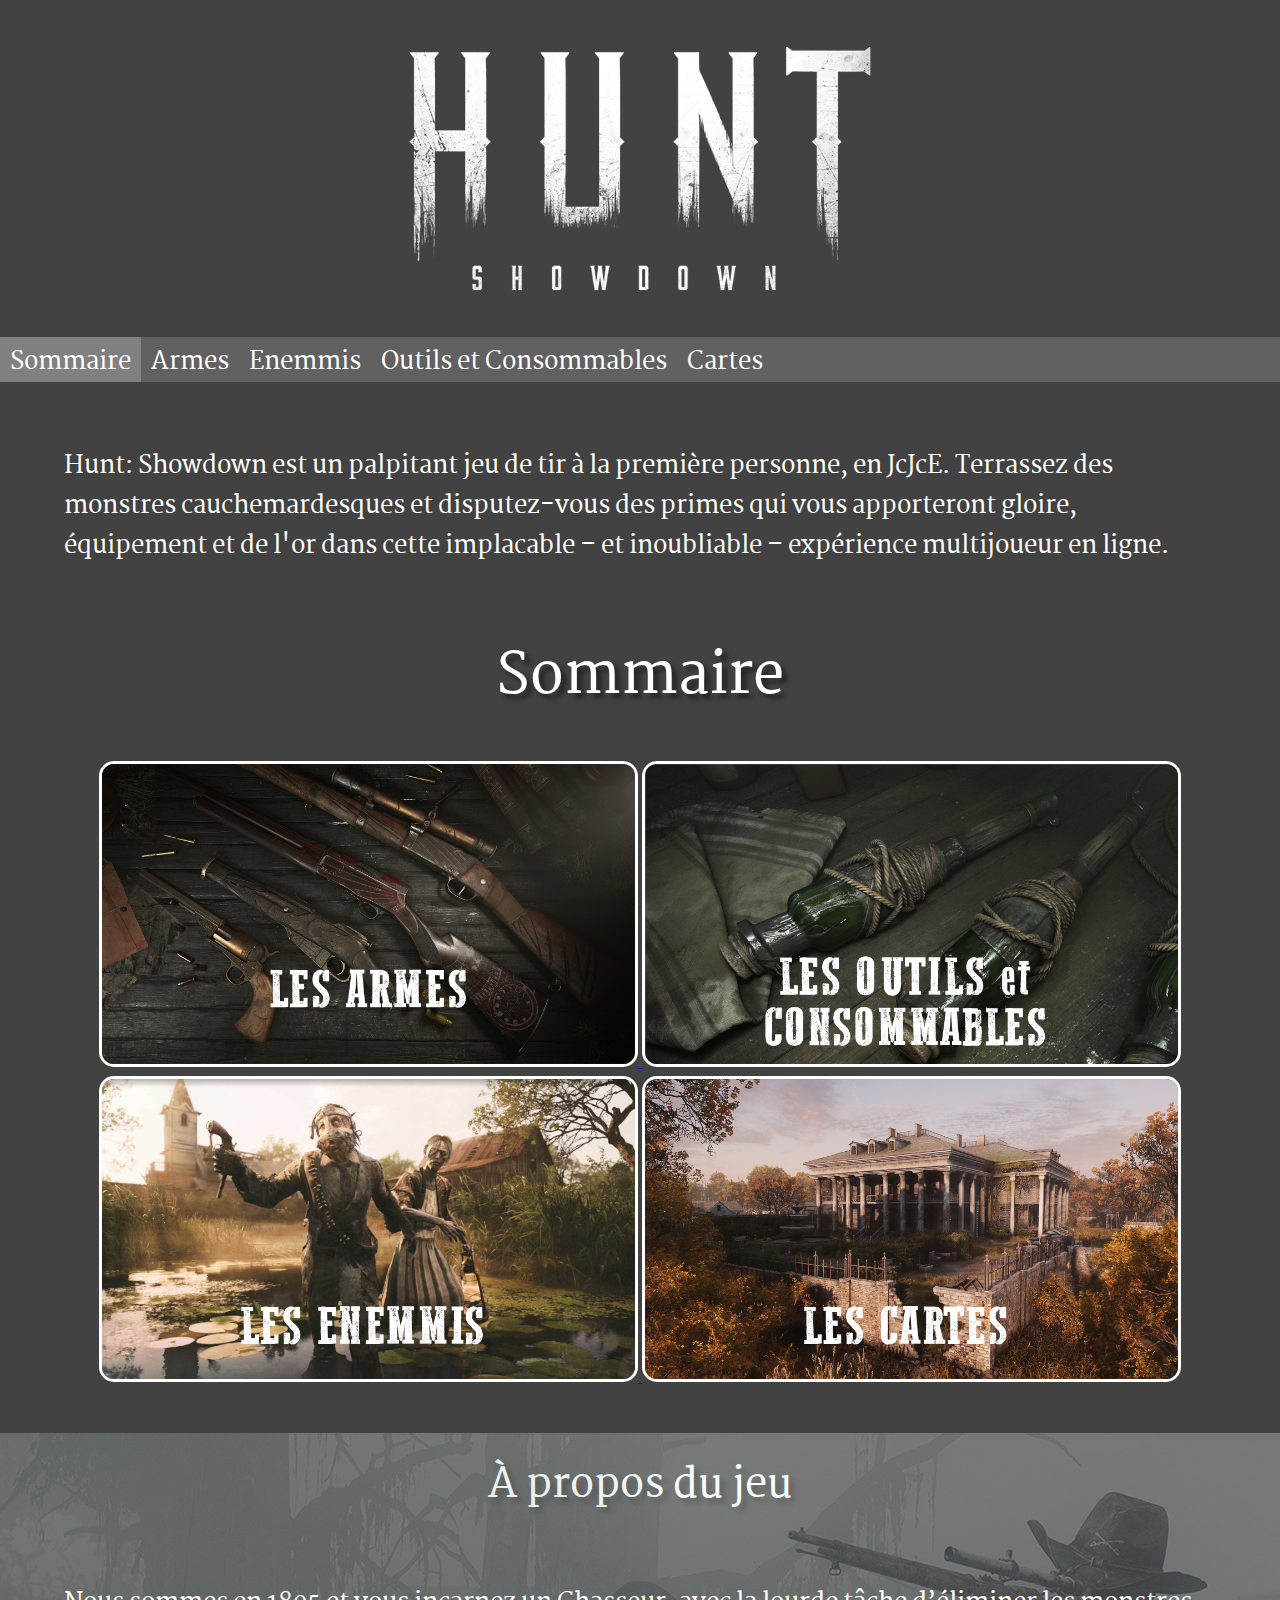
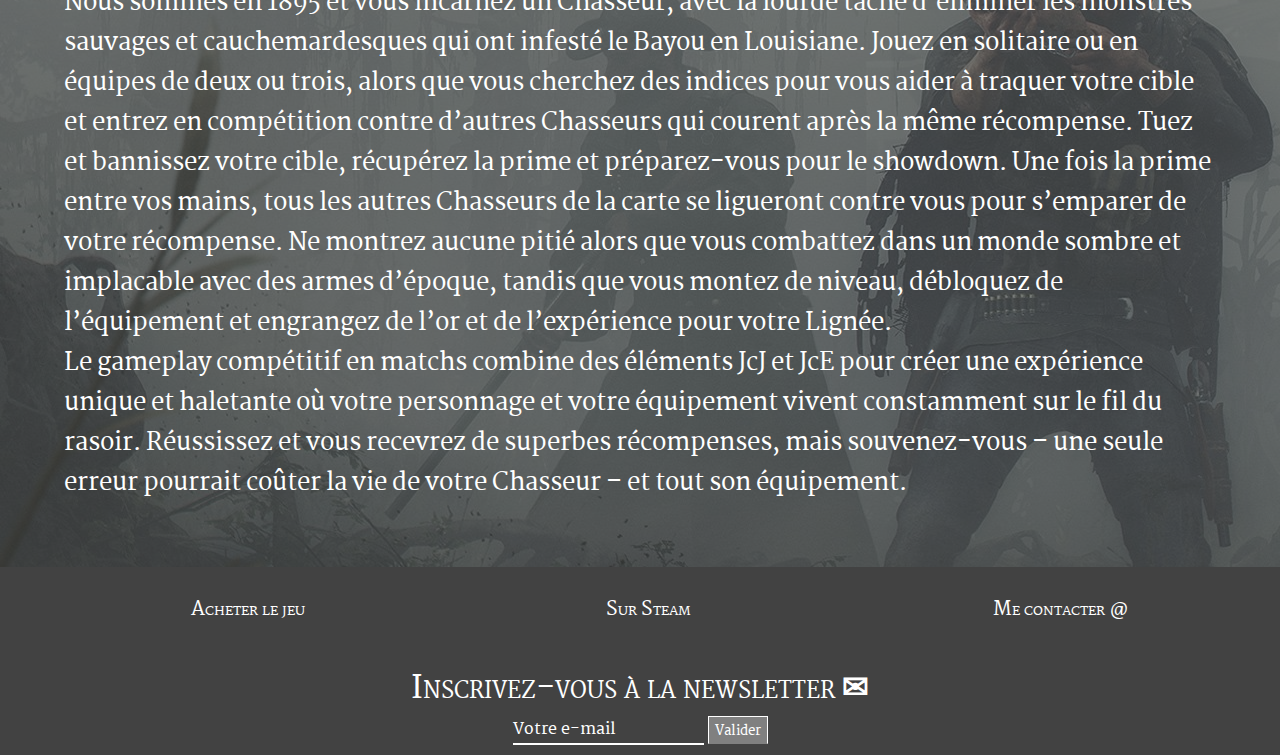
<file: index.html>
<!DOCTYPE html>
<html lang="fr">
<head>
    <meta charset="UTF-8">
    <meta http-equiv="X-UA-Compatible" content="IE=edge">
    <meta name="viewport" content="width=device-width, initial-scale=1.0">
    <title>Mon projet Hunt Showdown</title>
    <link rel="shortcut icon" href="assets/img/icone.jpg">
    <link rel="stylesheet" href="style.css">
</head>
<body>
    <header class="logo">
        <img src="assets/img/Logo.png" alt="Logo du jeu Hunt Showdown" >
    </header>

    <section class="nav">
        <ul>
            <li><a href="index.html" class="active">Sommaire</a></li>
            <li><a href="weapons.html">Armes</a></li>
            <li><a href="enemies.html">Enemmis</a></li>
            <li><a href="consumables.html">Outils et Consommables</a></li>
            <li><a href="maps.html">Cartes</a></li>
        </ul>
    </section>

    <main class="contenu">
        <p class="description">Hunt: Showdown est un palpitant jeu de tir à la première personne, en JcJcE. 
            Terrassez des monstres cauchemardesques et disputez-vous des primes qui vous apporteront gloire, 
            équipement et de l'or dans cette implacable – et inoubliable – expérience multijoueur en ligne.</p>
        <h1>Sommaire</h1>
        
            
        
            <div class="sommaire">

            <!-- Les armes -->

                <a href="weapons.html">
                    <img src="assets/img/weapons.jpg" height="300" alt="Les armes du jeu" class="button">
                </a>
            
            <!-- Les outils et consommables-->    

                            
                <a href="consumables.html">
                    <img src="assets/img/consumables.jpg" height="300" alt="Les outils et consommables" class="button">
                </a>
            </div>
            
        
            <div class="sommaire">

            <!-- Les enemmis -->    

                <a href="enemies.html">
                    <img src="assets/img/enemies.jpg" height="300" alt="Les armes du jeu" class="button"> 
                </a>
                
            <!-- Les cartes -->

                <a href="maps.html">
                    <img src="assets/img/maps.jpg" height="300" alt="Les outils et consommables" class="button">
                </a>
            </div>
            
            <br>
            
                       
            <div class="lore">

                <h2>À propos du jeu</h2>

                <p>Nous sommes en 1895 et vous incarnez un Chasseur, avec la lourde tâche d’éliminer les monstres sauvages et cauchemardesques qui ont infesté le Bayou en Louisiane. 
                Jouez en solitaire ou en équipes de deux ou trois, alors que vous cherchez des indices pour vous aider à traquer votre cible et entrez en compétition contre
                 d’autres Chasseurs qui courent après la même récompense. Tuez et bannissez votre cible, récupérez la prime et préparez-vous pour le showdown. 
                 Une fois la prime entre vos mains, tous les autres Chasseurs de la carte se ligueront contre vous pour s’emparer de votre récompense. 
                 Ne montrez aucune pitié alors que vous combattez dans un monde sombre et implacable avec des armes d’époque, tandis que vous montez de niveau, 
                 débloquez de l’équipement et engrangez de l’or et de l’expérience pour votre Lignée.
                <br>
                Le gameplay compétitif en matchs combine des éléments JcJ et JcE pour créer une expérience unique et haletante où votre personnage et votre équipement vivent
                 constamment sur le fil du rasoir. Réussissez et vous recevrez de superbes récompenses, mais souvenez-vous – une seule erreur pourrait coûter la vie de 
                 votre Chasseur – et tout son équipement.
                </p>
                <img src="assets/img/fond.jpg">
            </div>

        </main>

    <footer>
        <nav>
            <ul>
                <li> 
                    <a href="https://eu-shop.crytek.com/" target="_blank">Acheter le jeu</a>
                </li>
                <li>
                    <a href="https://store.steampowered.com/app/594650/Hunt_Showdown/" target="_blank">Sur Steam</a>
                </li>
                <li> 
                    <a href="mailto:sylvain.barrellon@hotmail.fr">Me contacter &#64;</a>
                </li>
            </ul>
        </nav>

        <section class="newsletter">
            <h3>Inscrivez-vous à la newsletter &#9993;</h3>
            <form action="post" class="e-mail">
                <input type="text"name="e-mail" required>
                <label for="e-mail">Votre e-mail</label>
                <input type="submit" value="Valider">
            </form>
        </section>

    </footer>

</body>
</html>
</file>
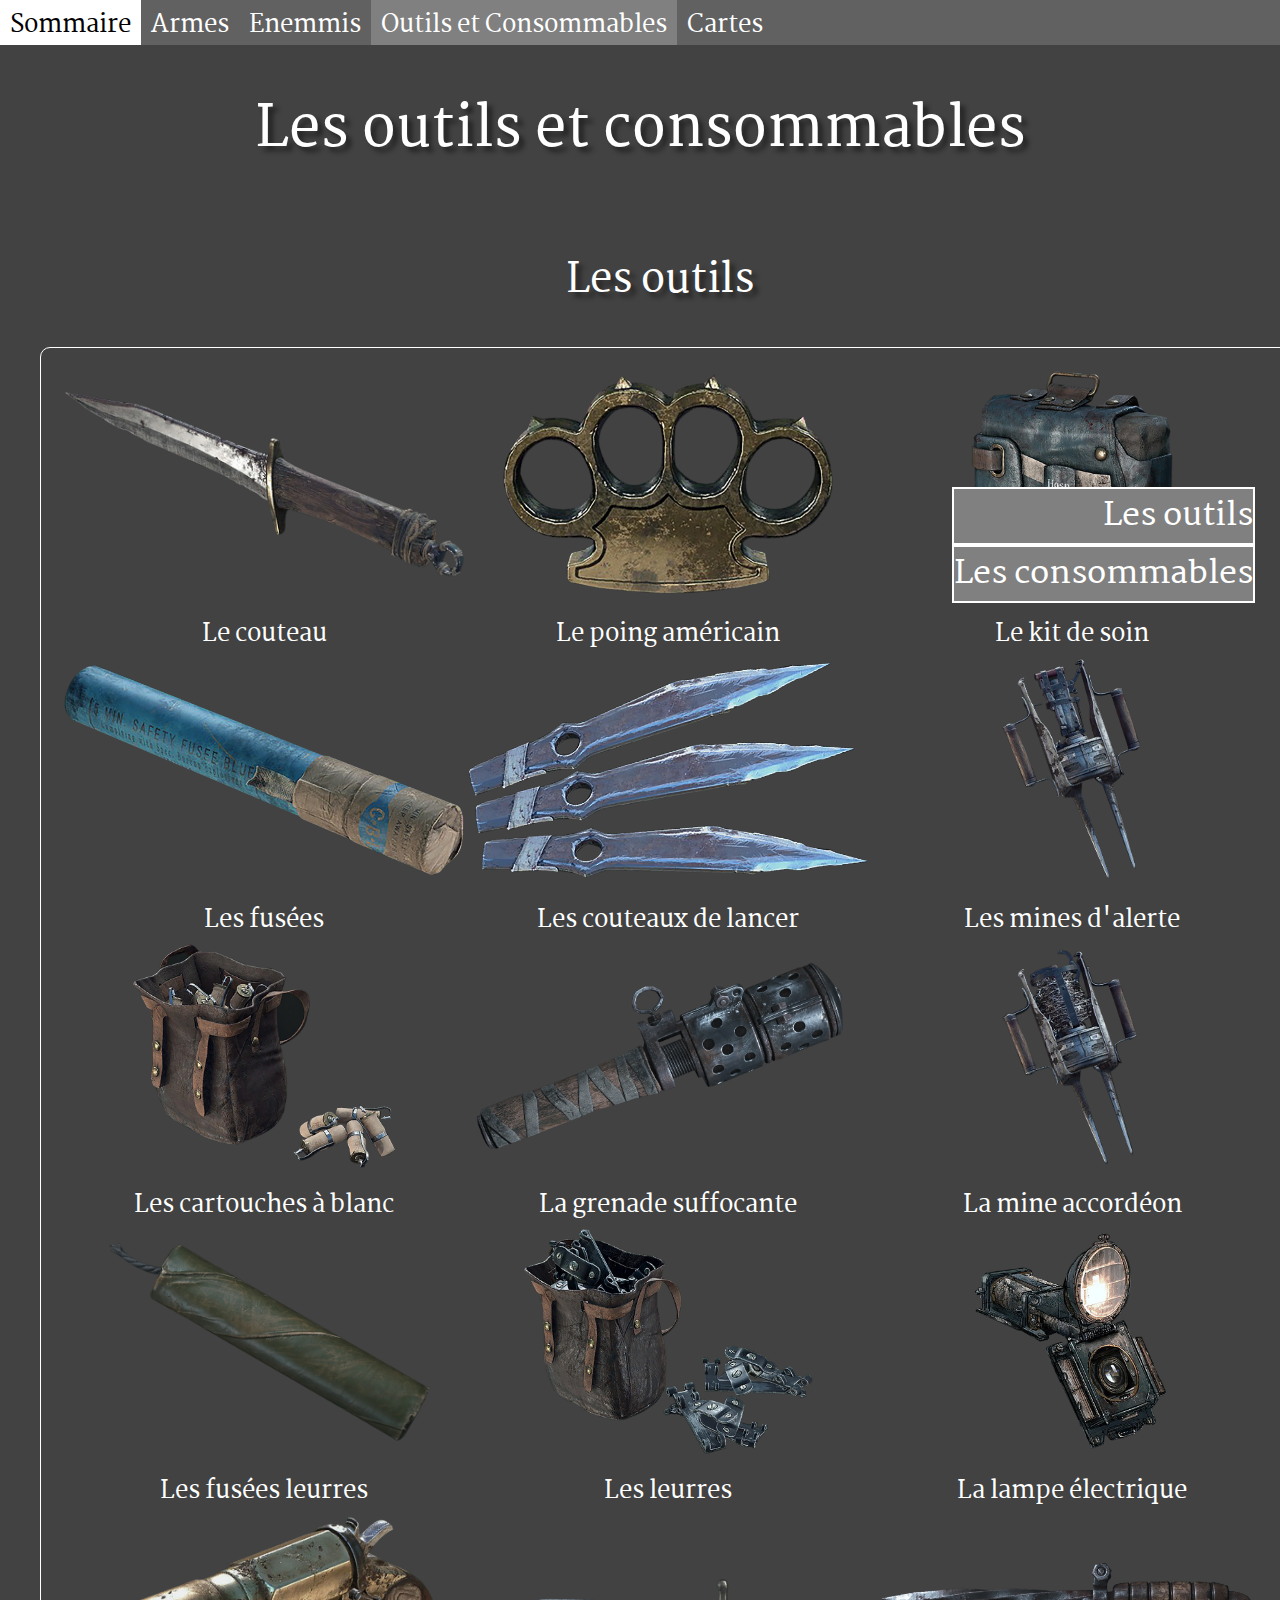
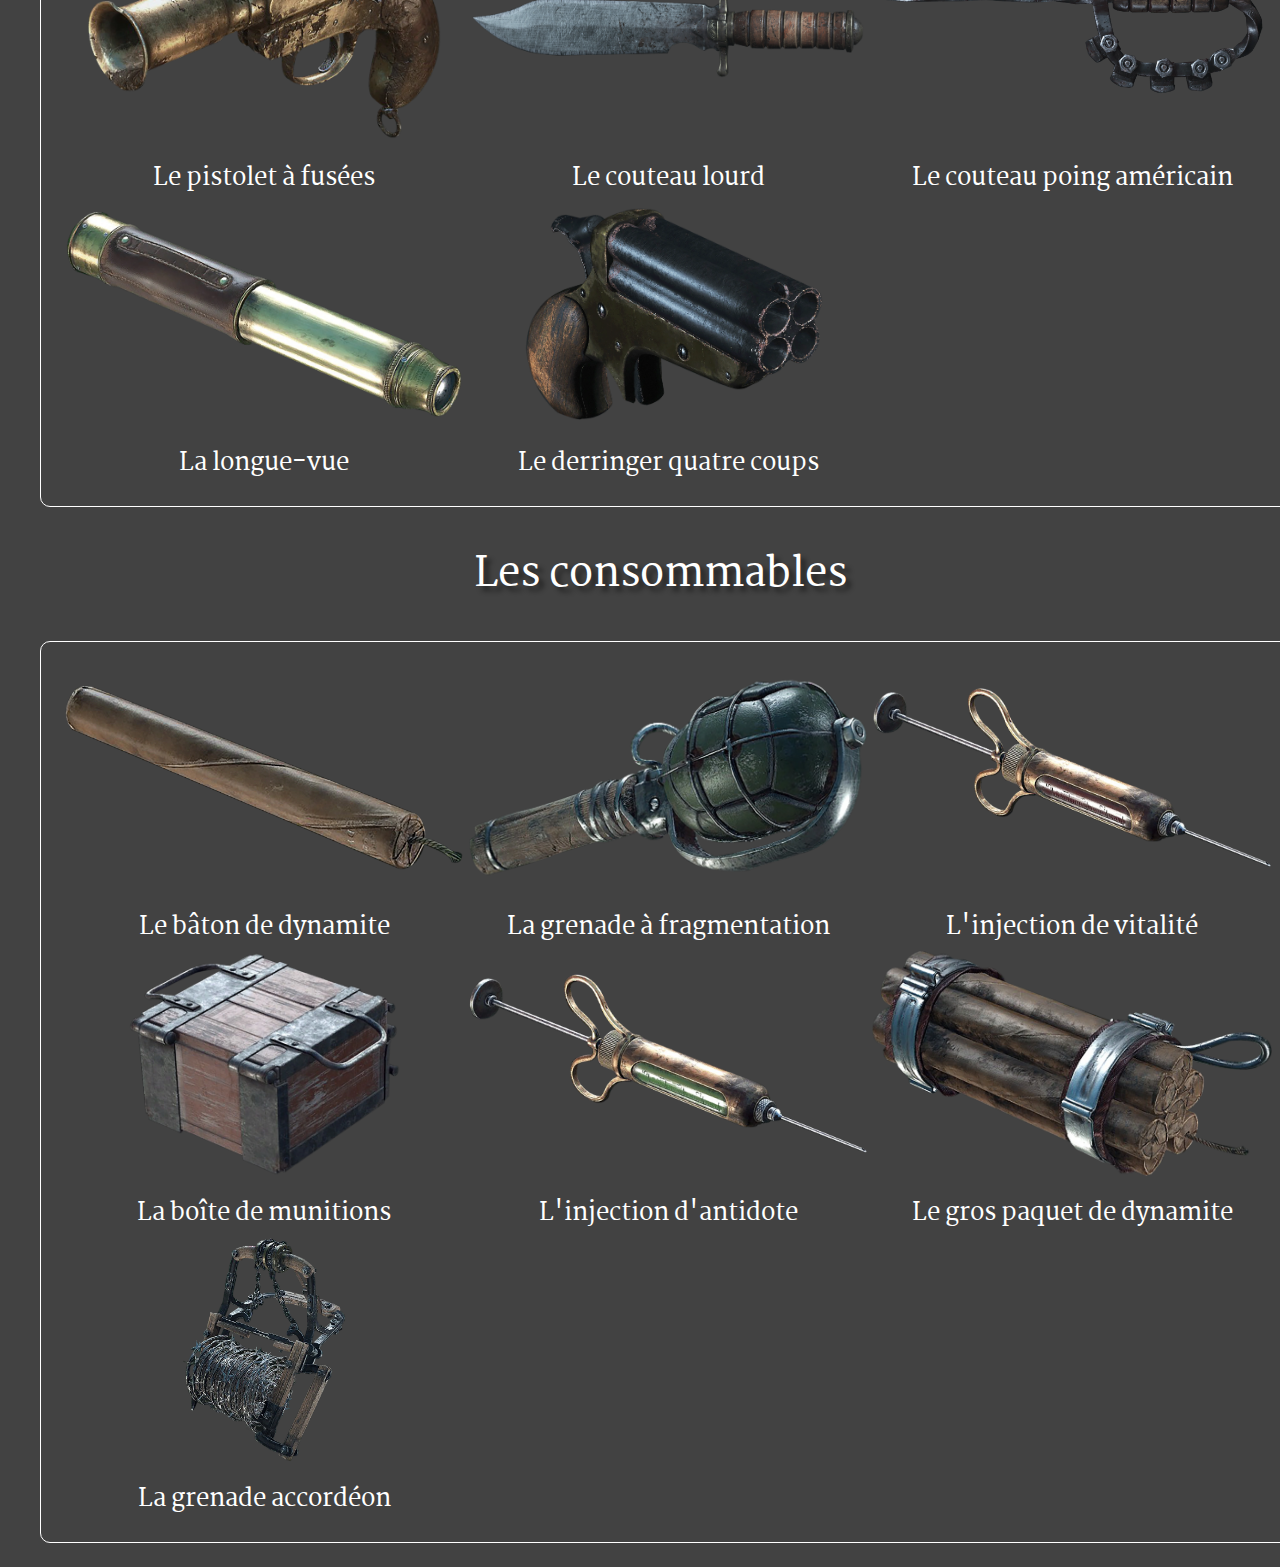
<file: consumables.html>
<!DOCTYPE html>
<html lang="fr">
<head>
    <meta charset="UTF-8">
    <meta http-equiv="X-UA-Compatible" content="IE=edge">
    <meta name="viewport" content="width=device-width, initial-scale=1.0">
    <title>Les enemmis</title>
    <link rel="shortcut icon" href="assets/img/icone.jpg">
    <link rel="stylesheet" href="style.css">
</head>
<body>
    <header class="nav">
        <ul>
            <li><a href="index.html" id="home">Sommaire</a></li>
            <li><a href="weapons.html">Armes</a></li>
            <li><a href="enemies.html">Enemmis</a></li>
            <li><a href="consumables.html" class="active">Outils et Consommables</a></li>
            <li><a href="maps.html">Cartes</a></li>
        </ul>
    </header>

    <section class="outilsconso">
        <h1>Les outils et consommables</h1>
        <ol>
            <li>
                <h2 id="tools">Les outils</h2>
                <table>
                    <tr>
                        <th><img src="assets/img/Knife.jpg" alt="Le couteau"></th>
                        <th><img src="assets/img/Dusters.jpg" alt="Le poing américain"></th>
                        <th><img src="assets/img/First_Aid_Kit.jpg" alt="Le kit de soin"></th>
                    </tr>
                    <tr>
                        <th>Le couteau</th>
                        <th>Le poing américain</th>
                        <th>Le kit de soin</th>
                    </tr>
                    <tr>
                        <th><img src="assets/img/Fusees.jpg" alt="Fusées"></th>
                        <th><img src="assets/img/Throwing_Knives.jpg" alt="Les couteaux de lancer"></th>
                        <th><img src="assets/img/Alert_Trip_Mines.jpg" alt="Les mines d'alerte"></th>
                    </tr>
                    <tr>
                        <th>Les fusées</th>
                        <th>Les couteaux de lancer</th>
                        <th>Les mines d'alerte</th>
                    </tr>
                    <tr>
                        <th><img src="assets/img/Blank_Fire_Decoys.jpg" alt="Les cartouches à blanc"></th>
                        <th><img src="assets/img/Choke_Bomb.jpg" alt="La grenade suffocante"></th>
                        <th><img src="assets/img/Concertina_Trip_Mines.jpg" alt="La mine accordéon"></th>
                    </tr>
                    <tr>
                        <th>Les cartouches à blanc</th>
                        <th>La grenade suffocante</th>
                        <th>La mine accordéon</th>
                    </tr>
                    <tr>
                        <th><img src="assets/img/Decoy_fuses.jpg" alt="Les fusées leurres"></th>
                        <th><img src="assets/img/Decoys.jpg" alt="Les leurres"></th>
                        <th><img src="assets/img/Electric_Lamp.jpg" alt="La lampe électrique"></th>
                    </tr>
                    <tr>
                        <th>Les fusées leurres</th>
                        <th>Les leurres</th>
                        <th>La lampe électrique</th>
                    </tr>
                    <tr>
                        <th><img src="assets/img/Flare_Pistol.jpg" alt="Le pistolet à fusées"></th>
                        <th><img src="assets/img/Heavy_Knife.jpg" alt="Le couteau lourd"></th>
                        <th><img src="assets/img/Knuckle_Knife.jpg" alt="Le couteau poing américain"></th>
                    </tr>
                    <tr>
                        <th>Le pistolet à fusées</th>
                        <th>Le couteau lourd</th>
                        <th>Le couteau poing américain</th>
                    </tr>
                    <tr>
                        <th><img src="assets/img/Spyglass.jpg" alt="La longue-vue"></th>
                        <th><img src="assets/img/Quad_Derringer.jpg" alt="Le derringer quatre coups"></th>
                        </tr>
                    <tr>
                        <th>La longue-vue</th>
                        <th>Le derringer quatre coups</th>
                    </tr>
                </table>

            </li>
            <li>
                <h2 id="consumables">Les consommables</h2>
                <table>
                    <tr>
                        <th><img src="assets/img/Dynamite_Stick.jpg" alt="Le bâton de dynamite"></th>
                        <th><img src="assets/img/Frag_Bomb.jpg" alt="La grenade à fragmentation"></th>
                        <th><img src="assets/img/Vitality_Shot.jpg" alt="Injection de vitalité"></th>
                    </tr>
                    <tr>
                        <th>Le bâton de dynamite</th>
                        <th>La grenade à fragmentation</th>
                        <th>L'injection de vitalité</th>
                    </tr>
                    <tr>
                        <th><img src="assets/img/Ammo_Box.jpg" alt="Boîte de munition"></th>
                        <th><img src="assets/img/Antidote_Shot.jpg" alt="Injection d'antidote"></th>
                        <th><img src="assets/img/Big_Dynamite_Bundle.jpg" alt="Gros paquet de dynamite"></th>
                    </tr>
                    <tr>
                        <th>La boîte de munitions</th>
                        <th>L'injection d'antidote</th>
                        <th>Le gros paquet de dynamite</th>
                    </tr>
                    <tr>
                        <th><img src="assets/img/Concertina_Bomb.jpg" alt="La grenade accordéon"></th>
                    </tr>
                    <tr>
                        <th>La grenade accordéon</th>
                    </tr>
                </table>
            </li>
        </ol>
    </section>
    
    <section class="sticky">
            <ul>
                <li><a href="#tools"><p class="but">Les outils</p> </a></li>
                <li><a href="#consumables"><p class="but"> Les consommables</p> </a></li>
            </ul>
    </section>

</body>
</html>
</file>
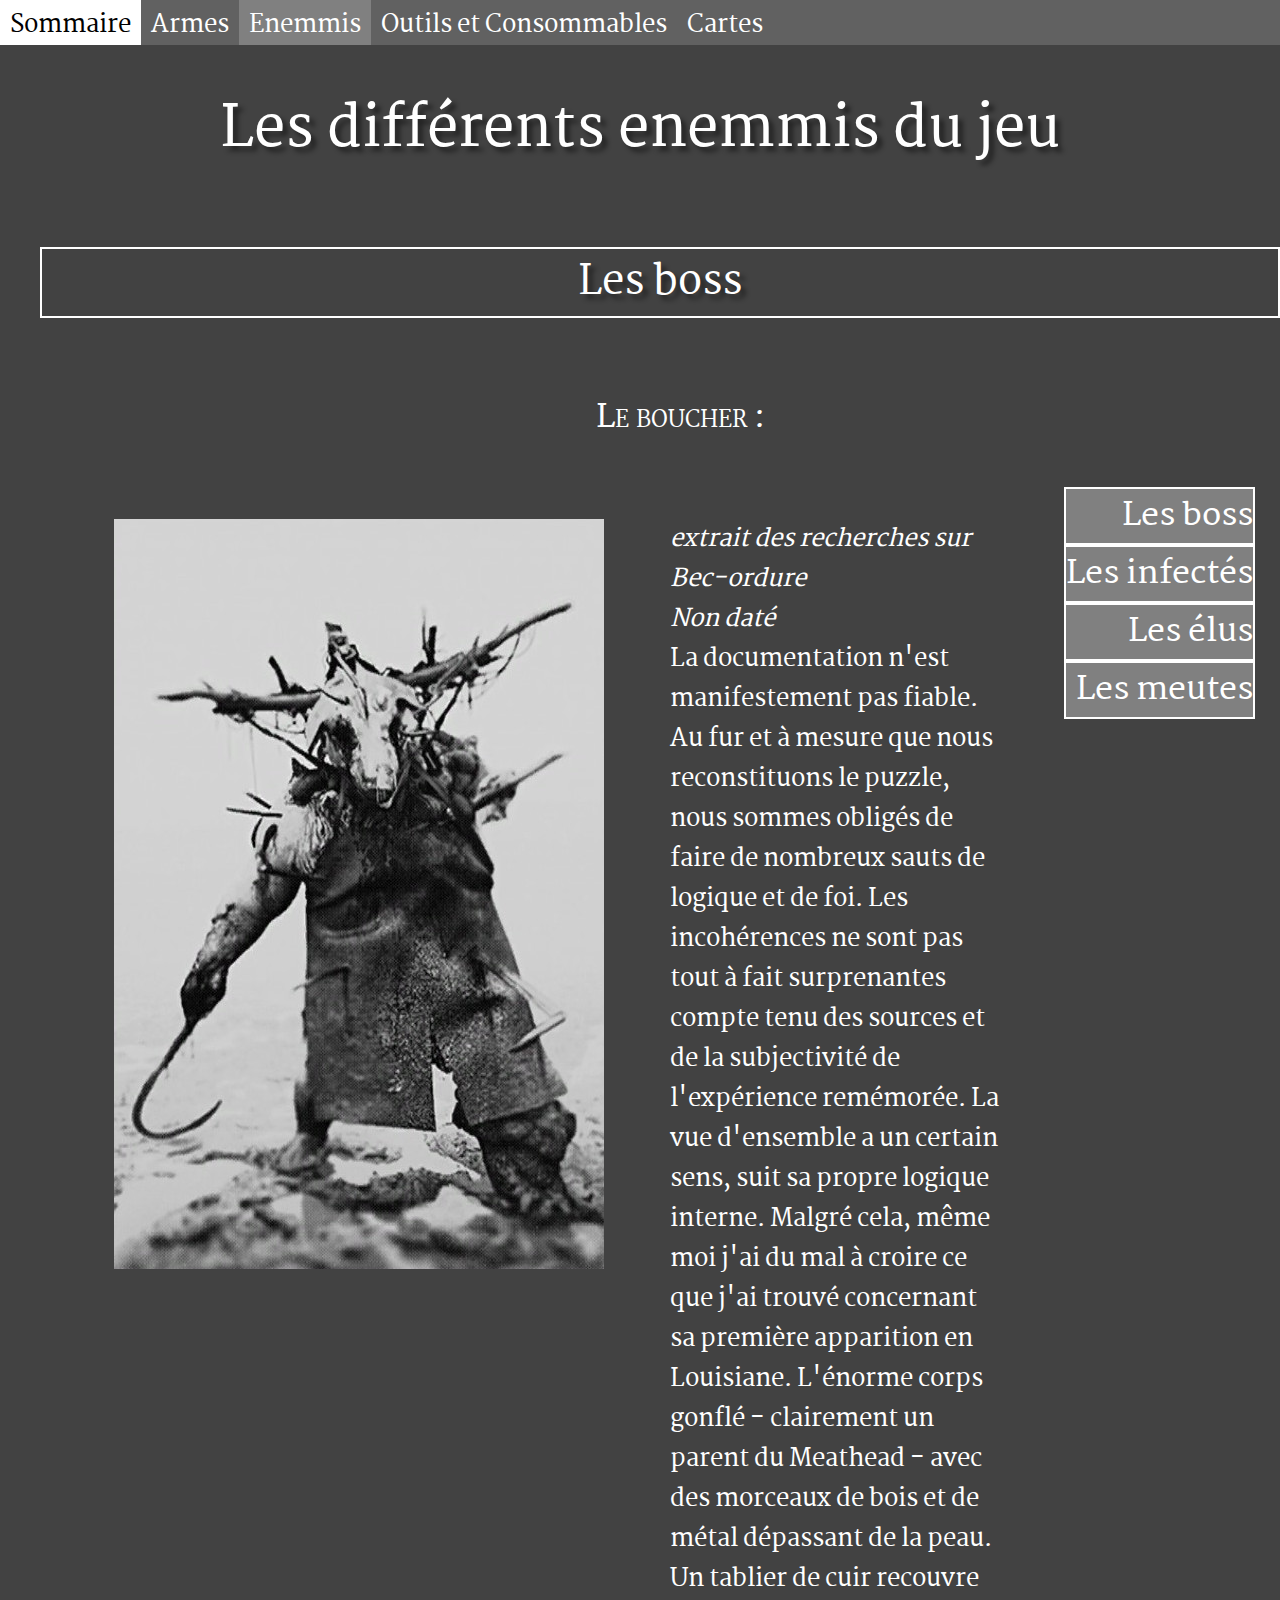
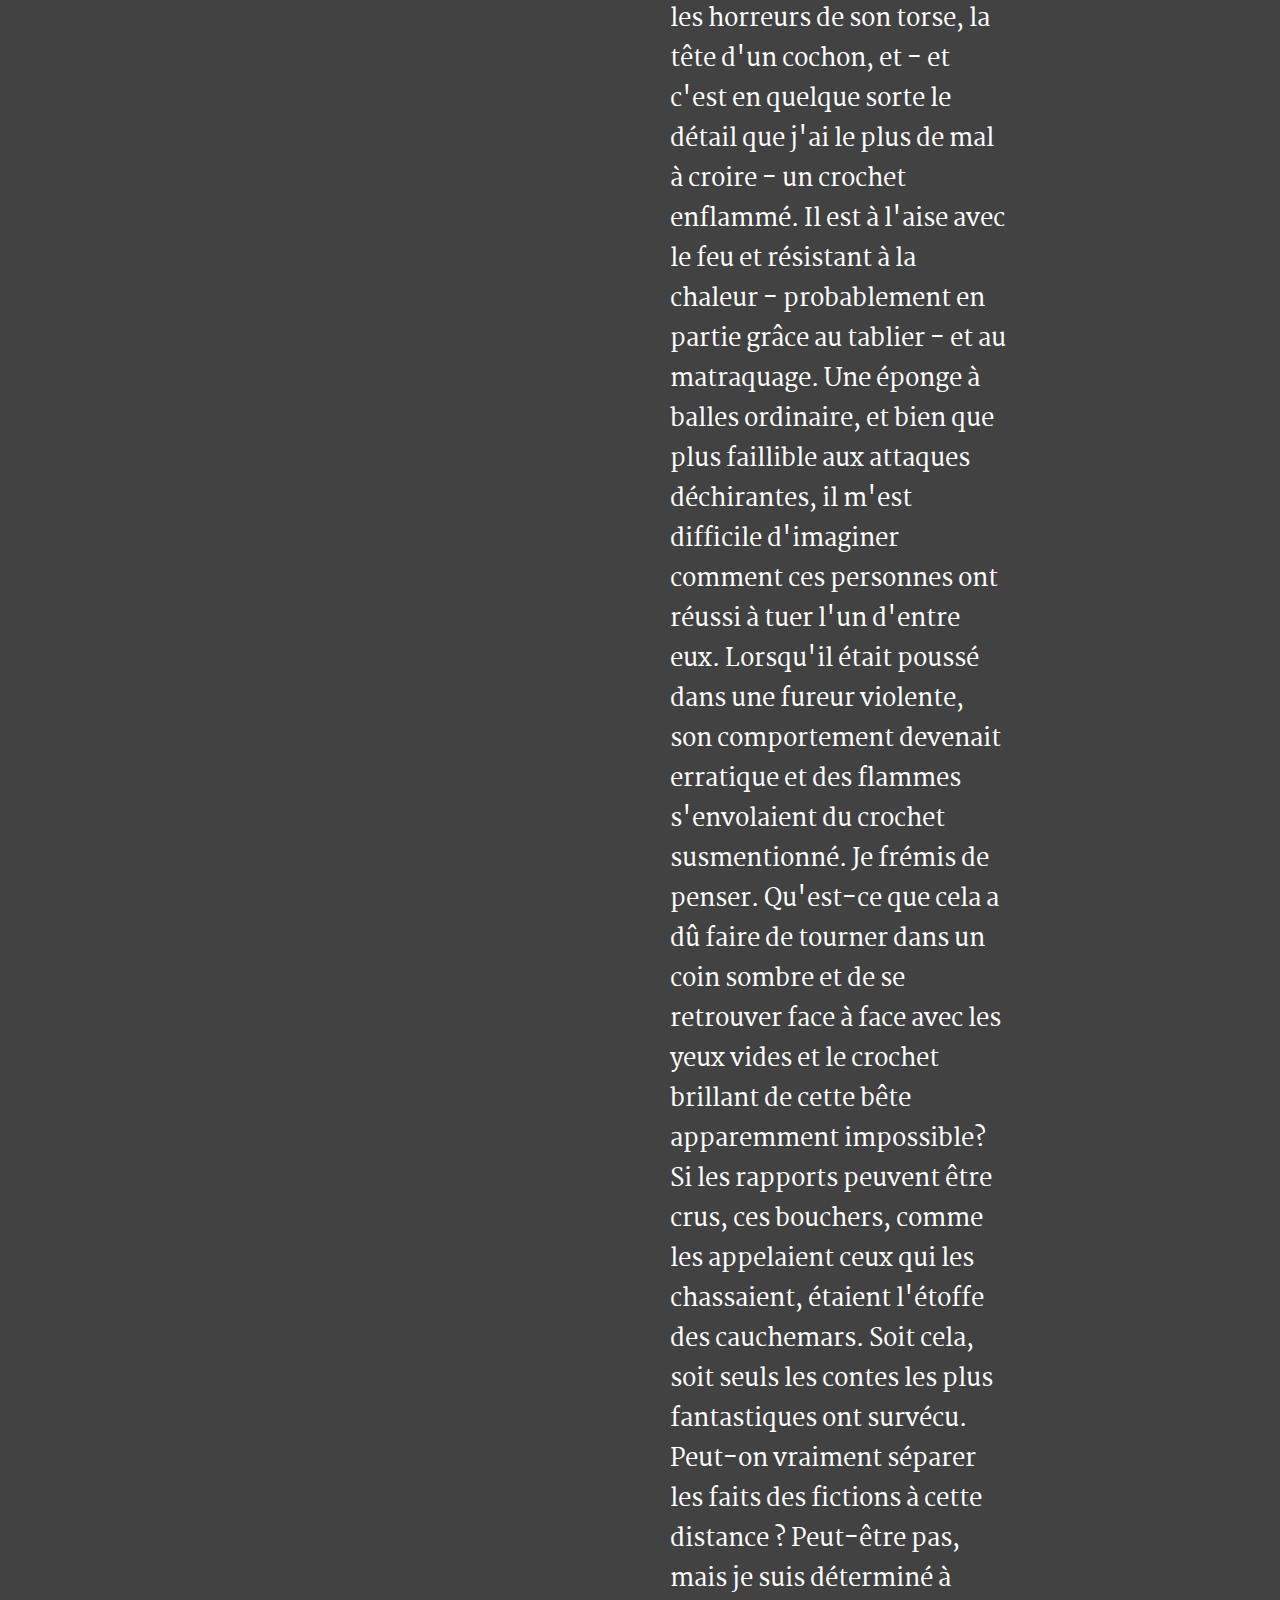
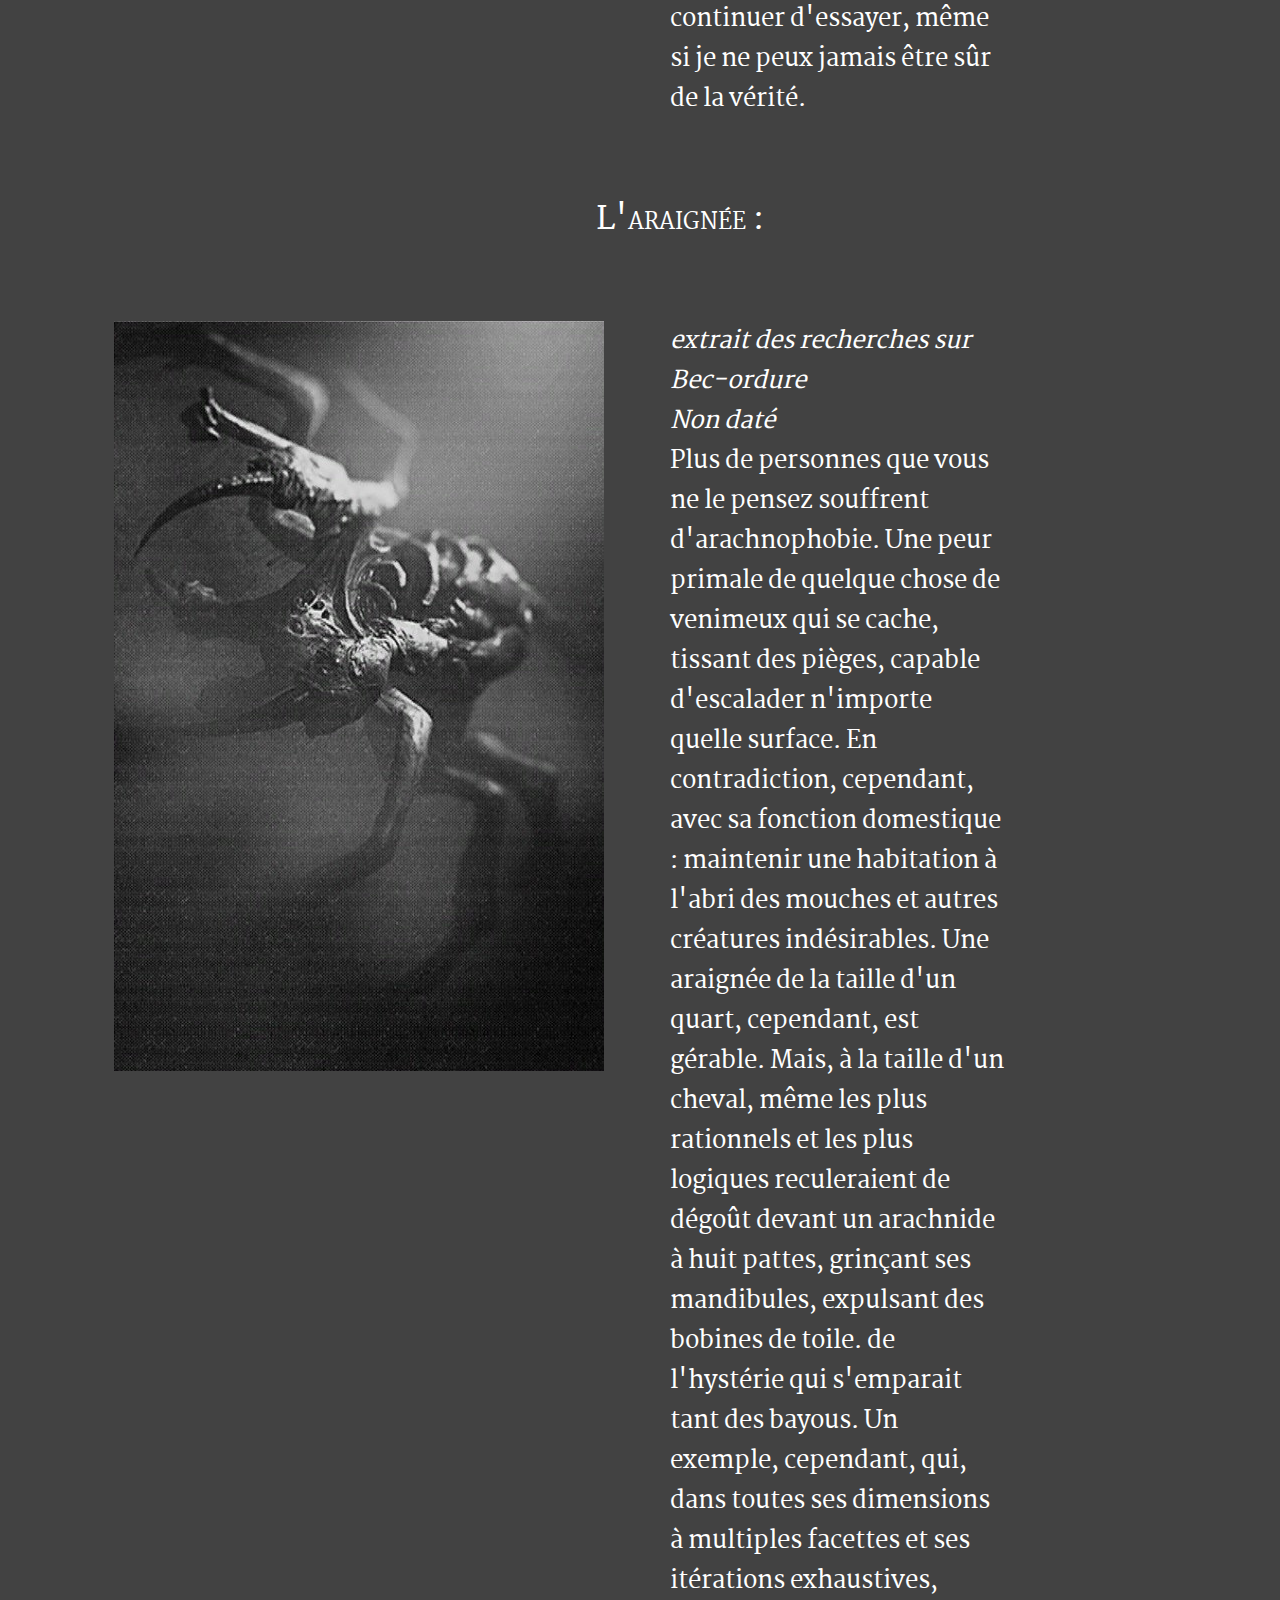
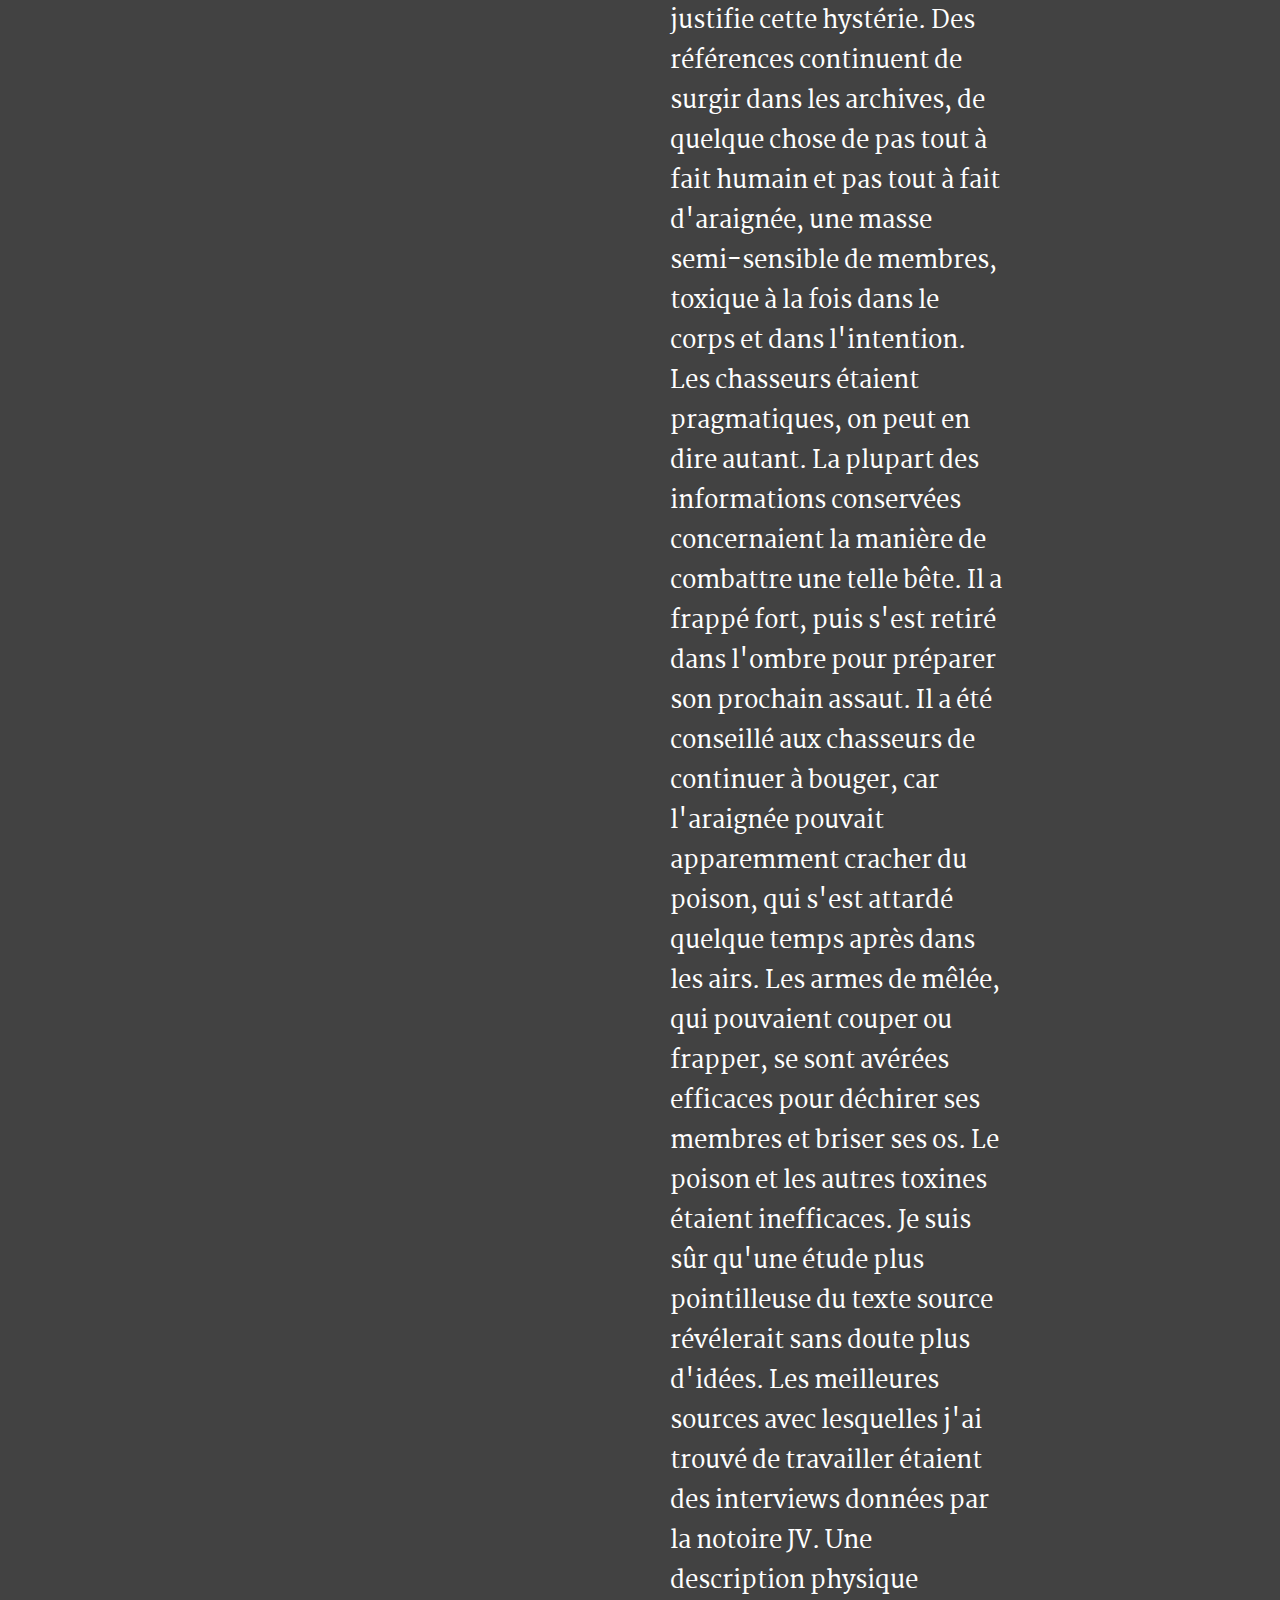
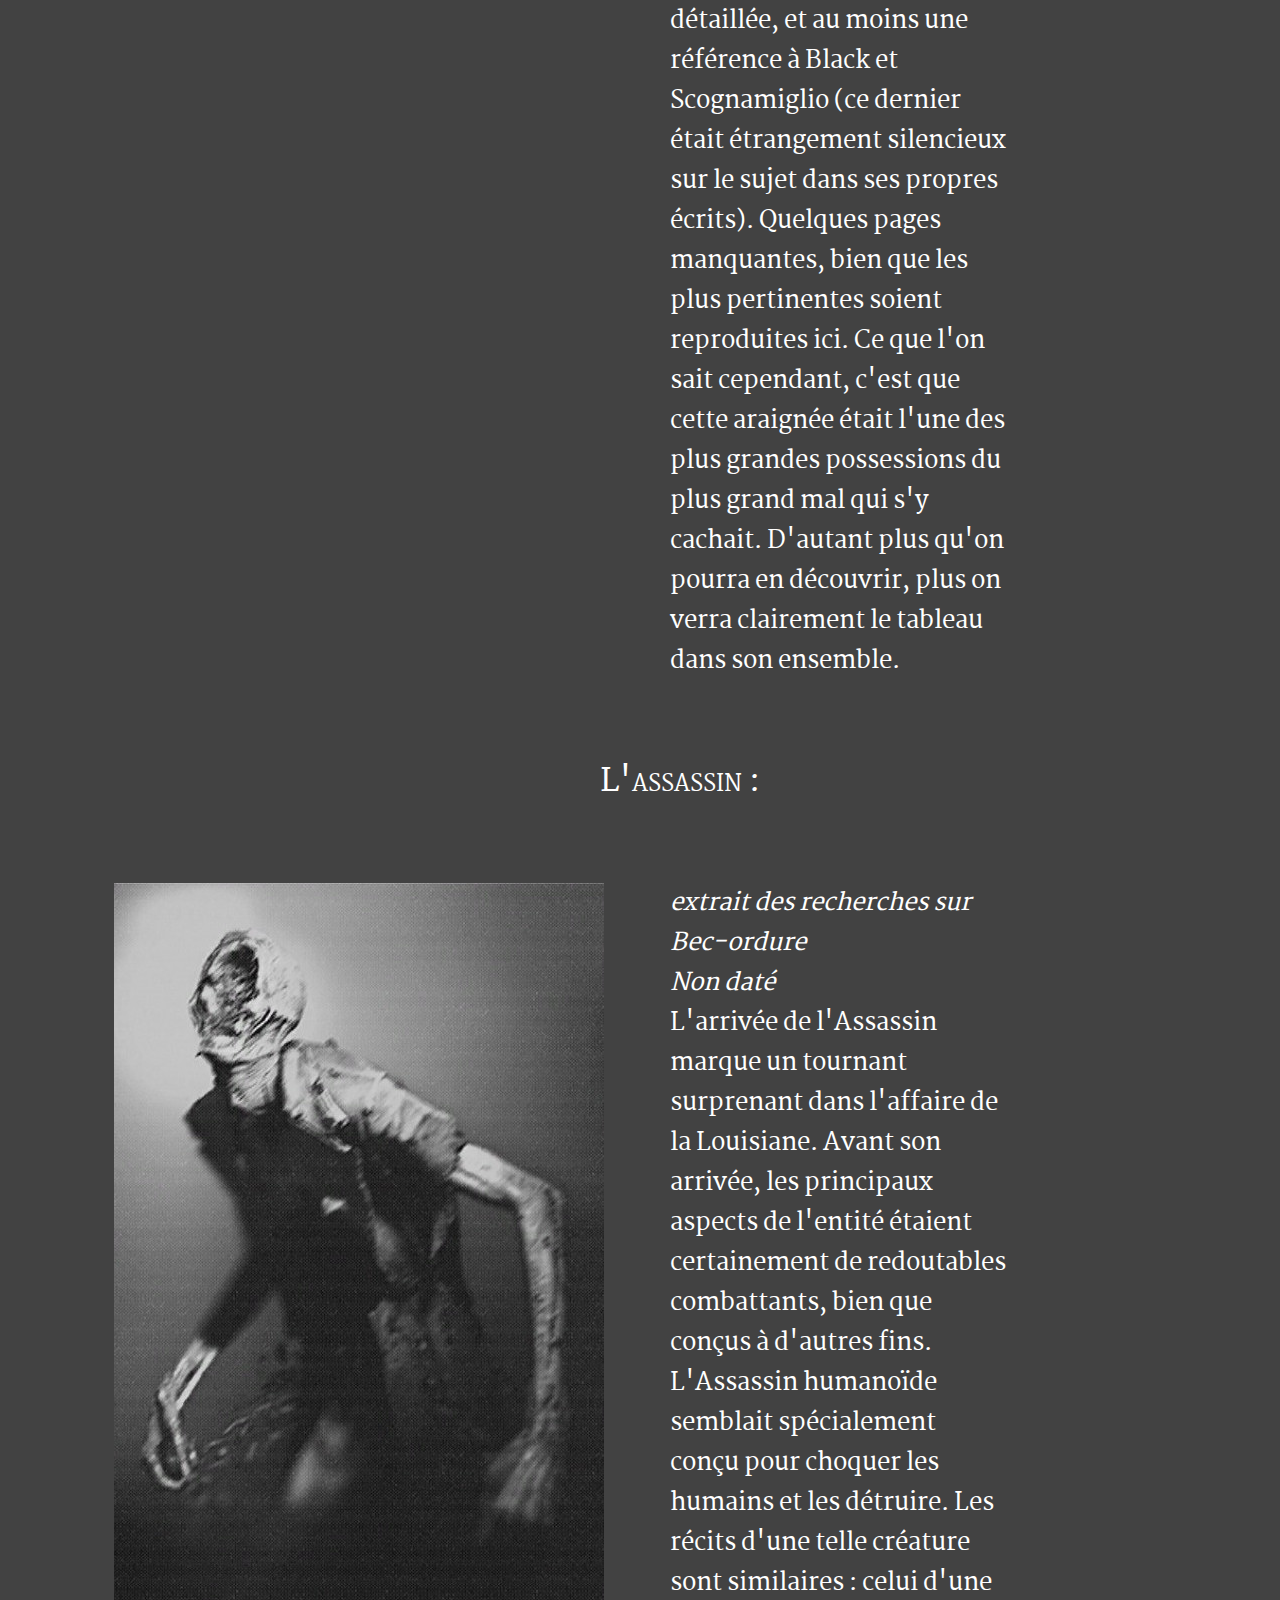
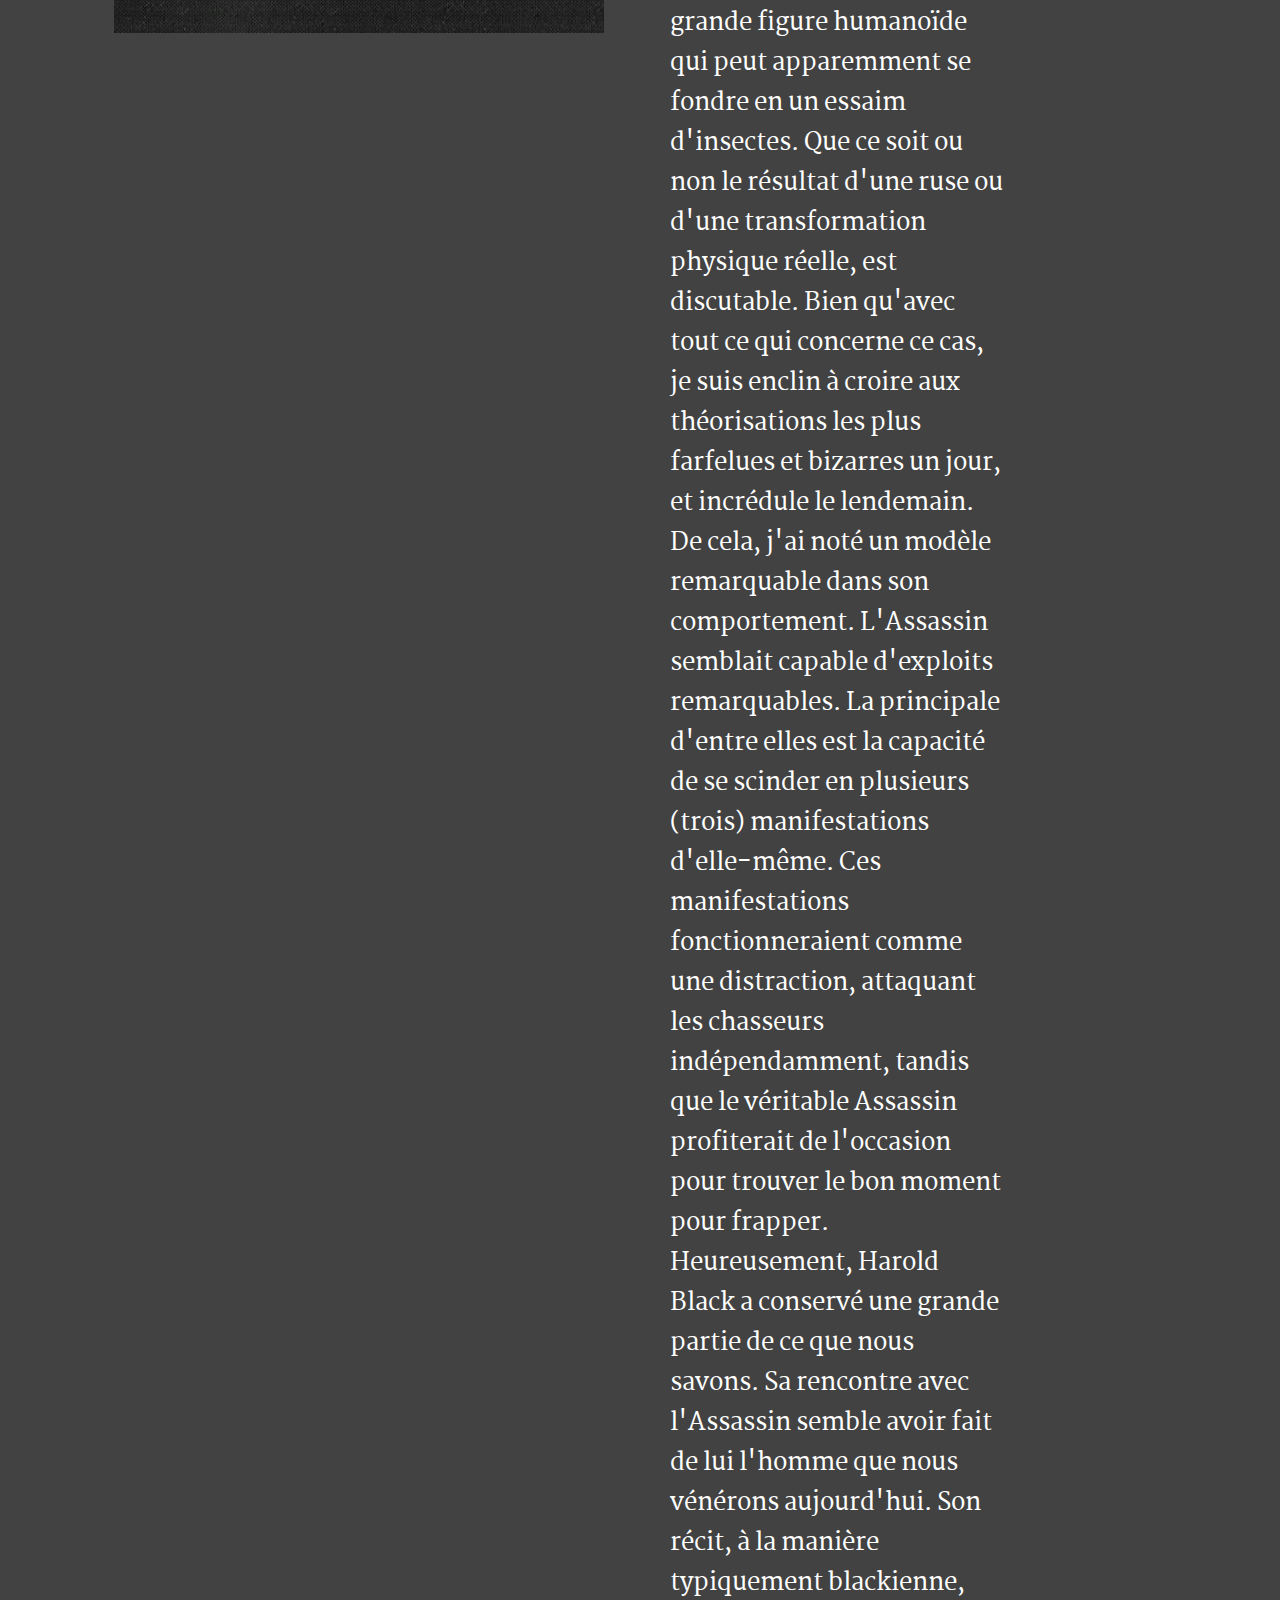
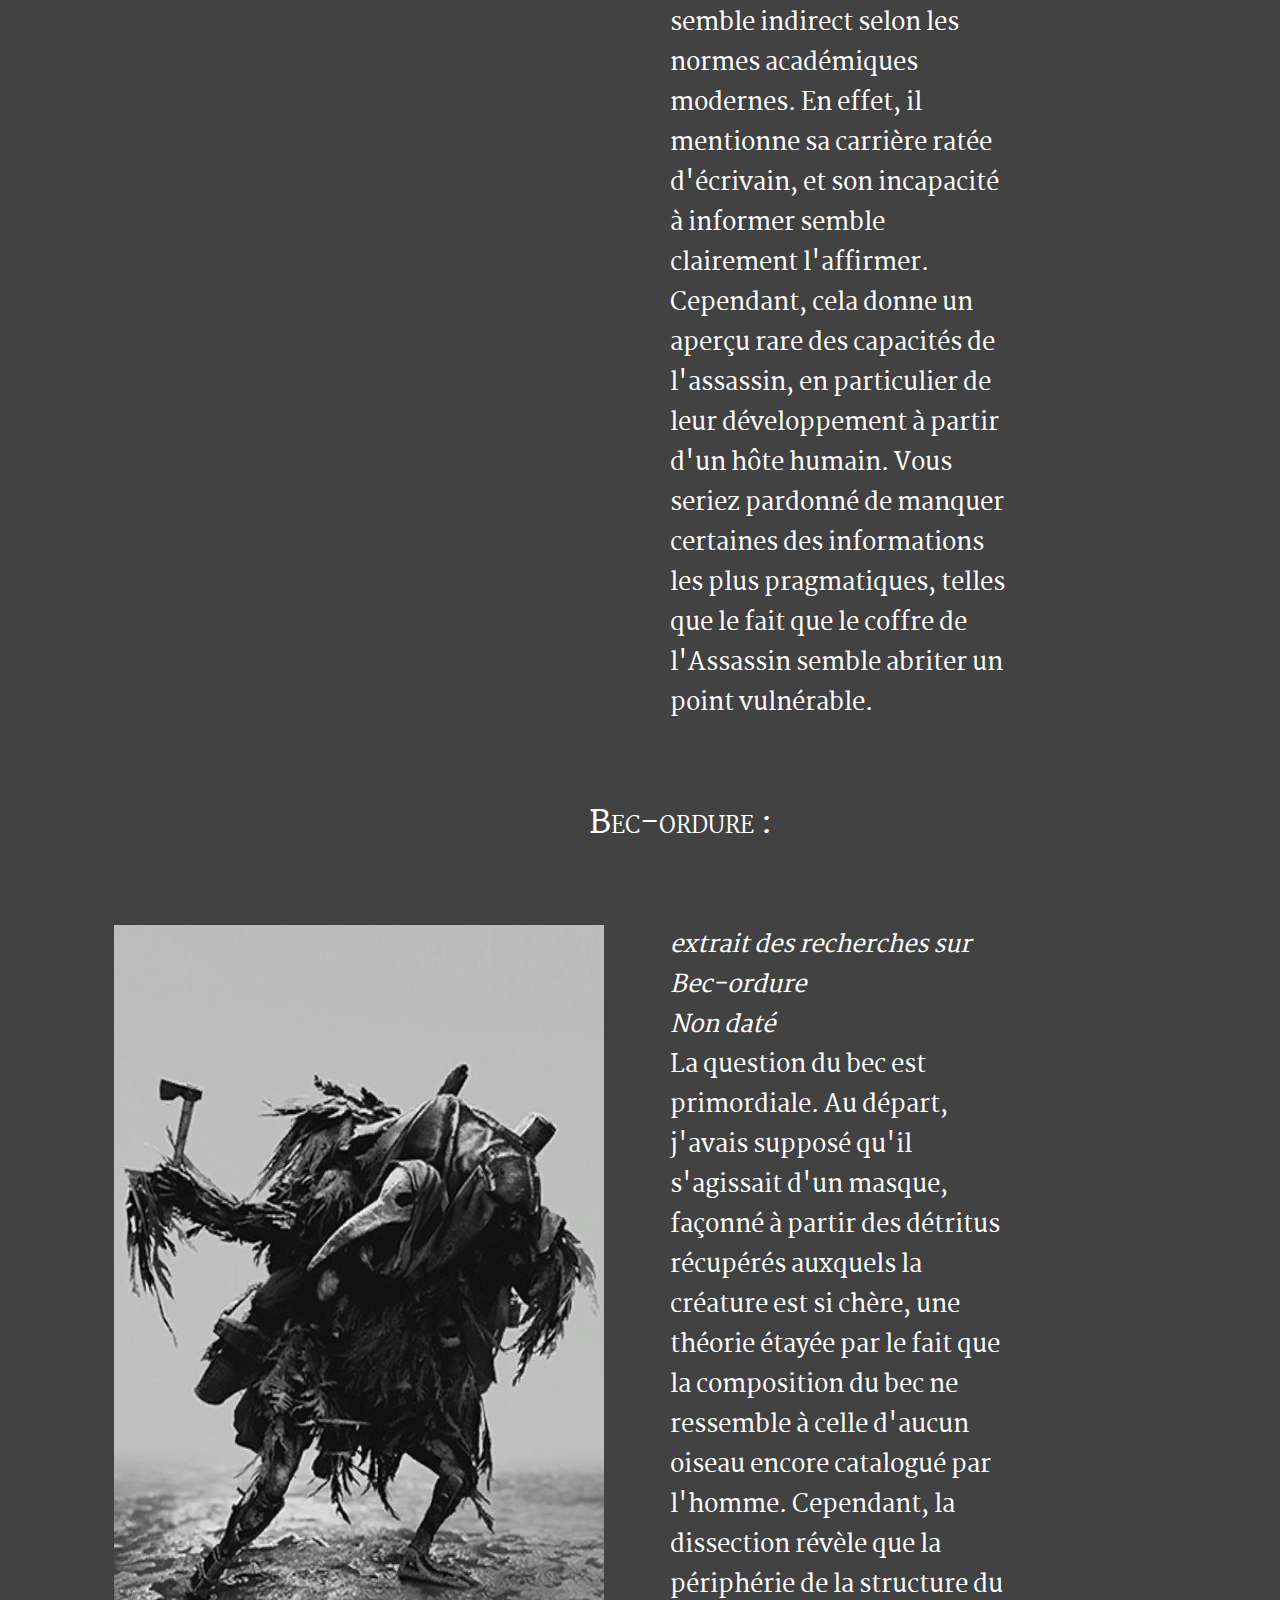
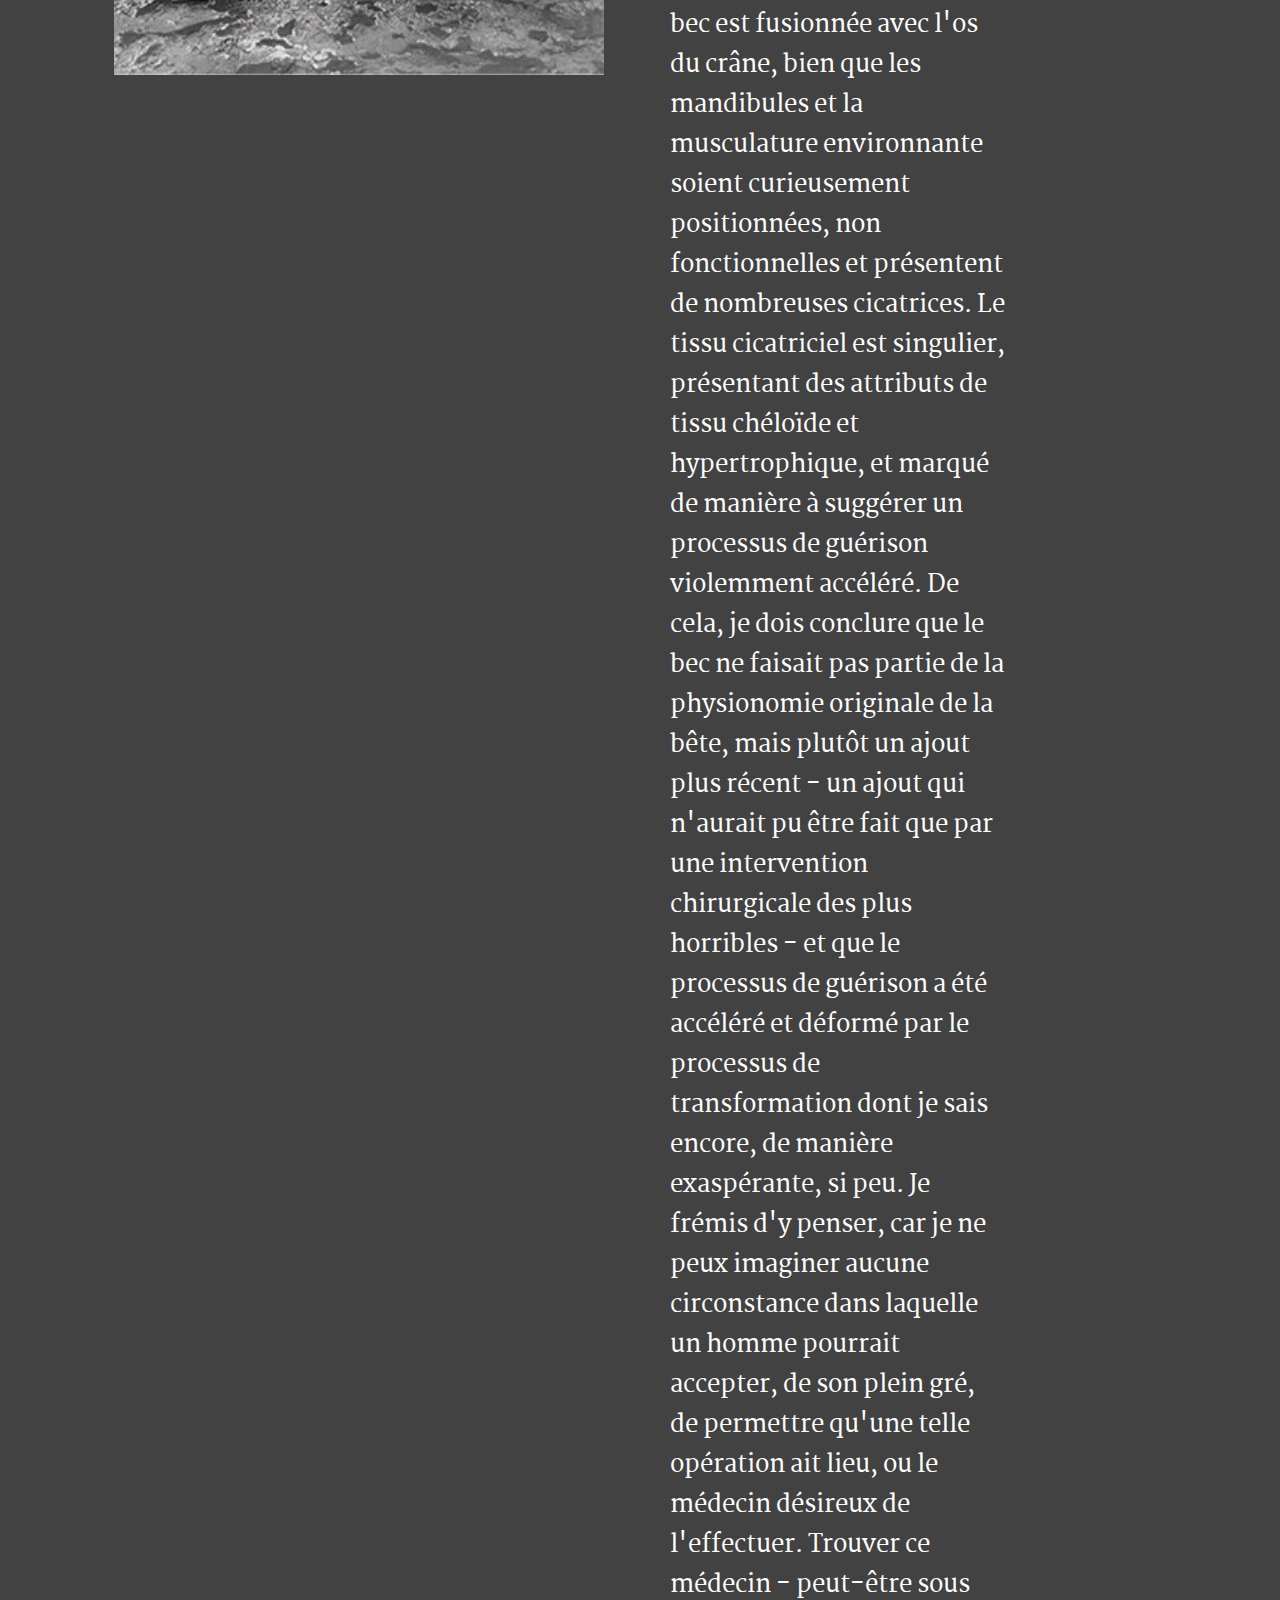
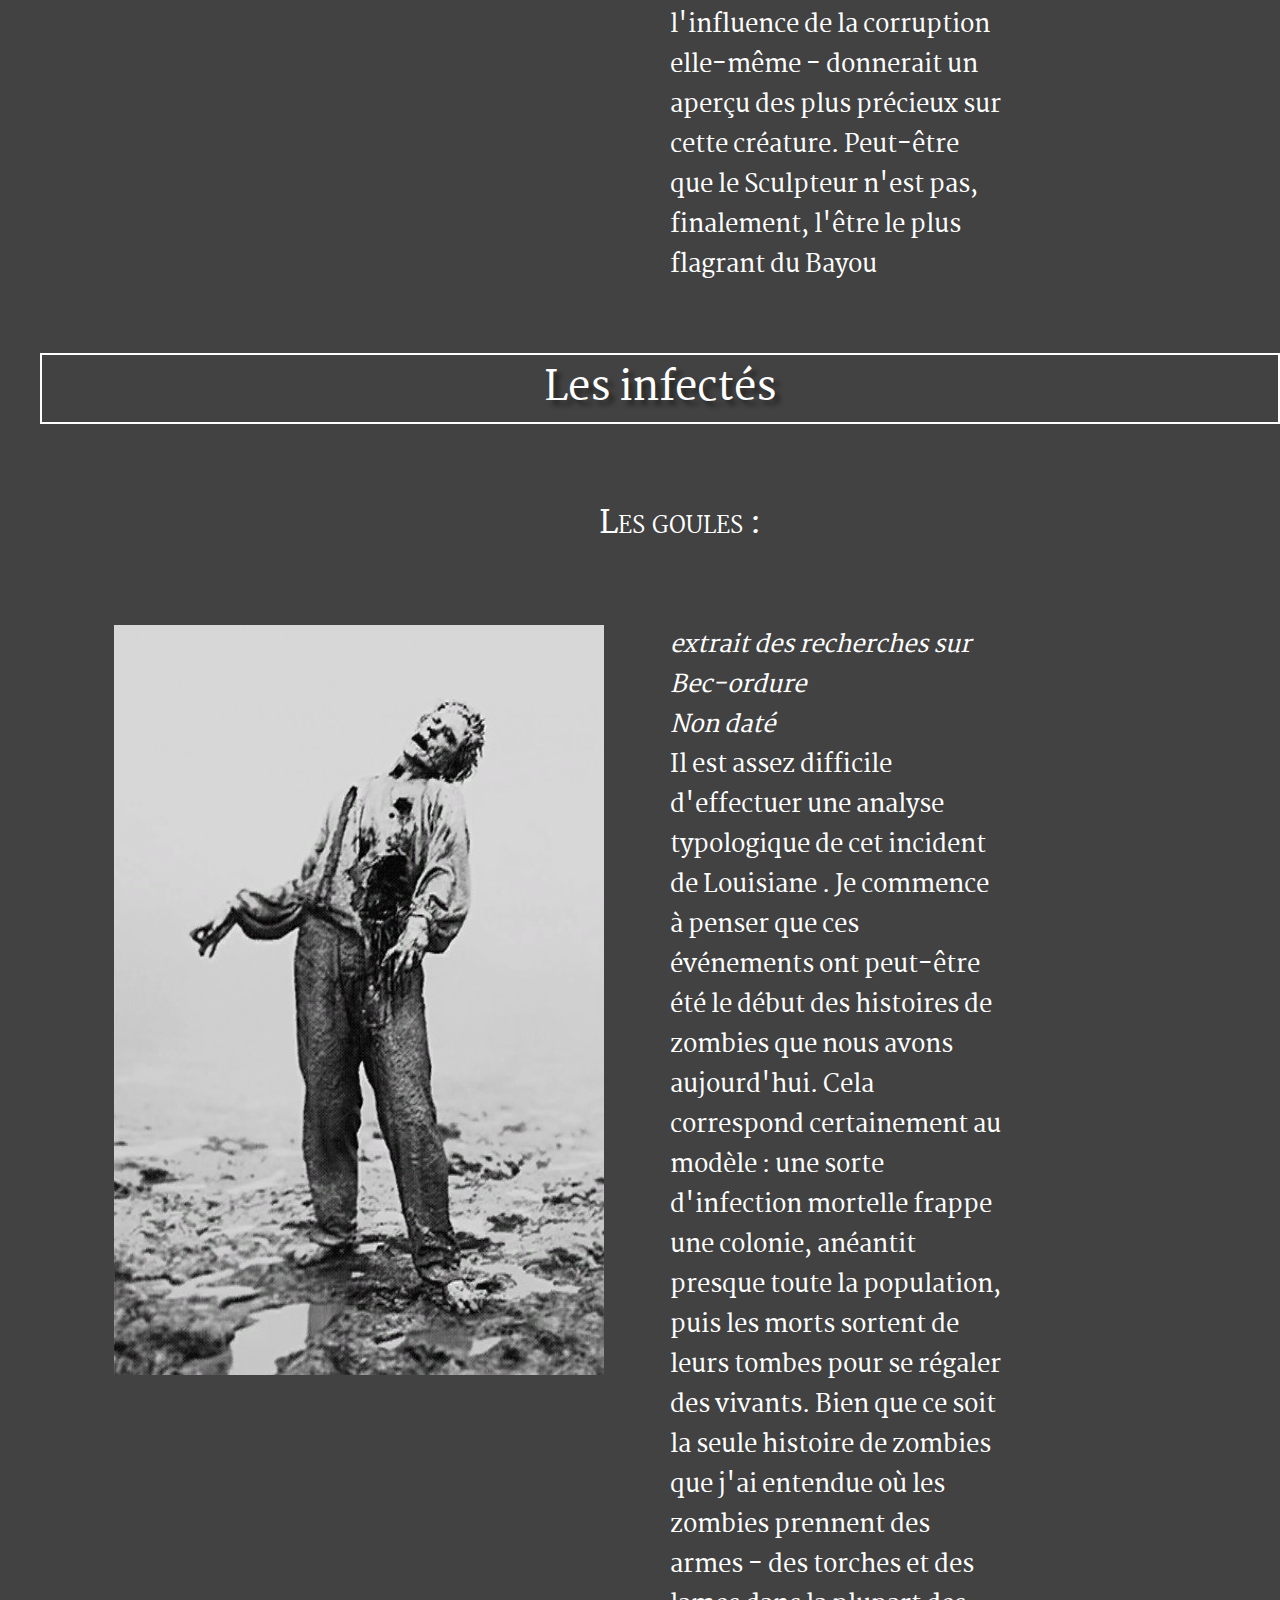
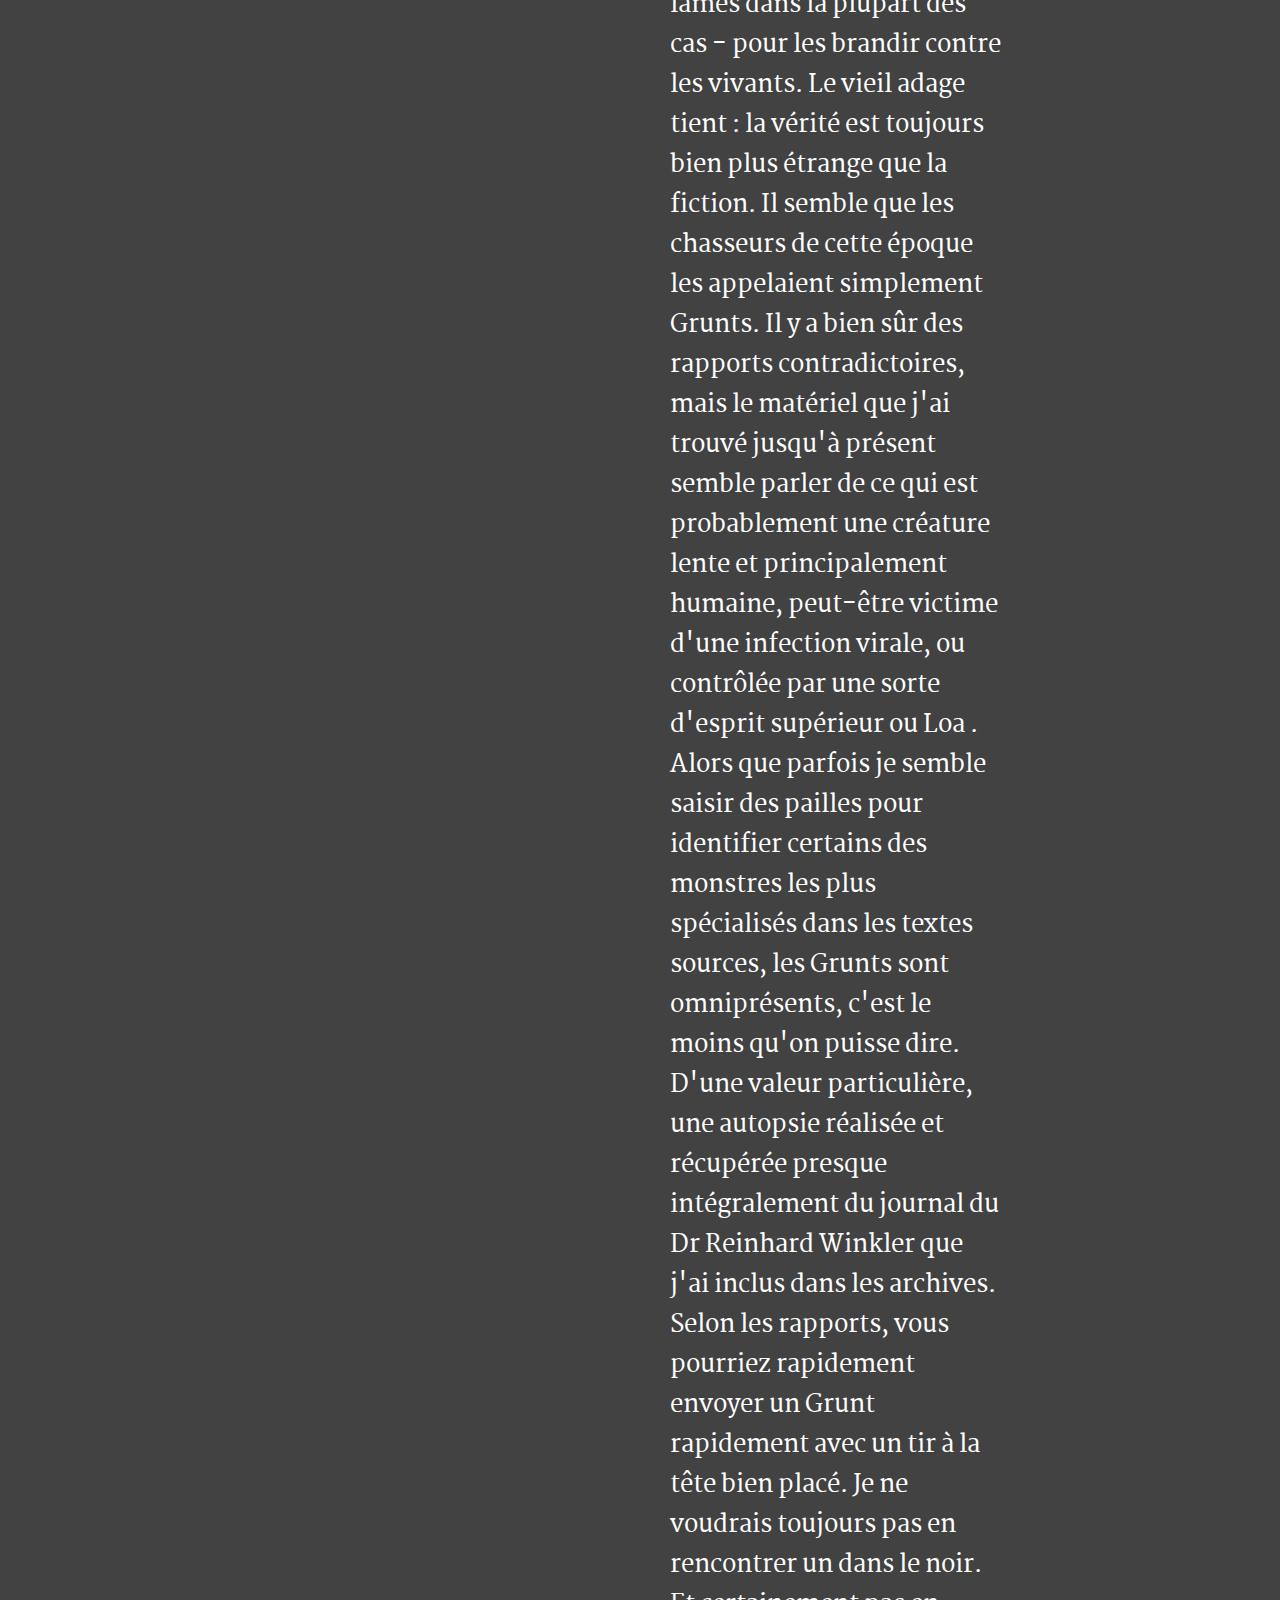
<file: enemies.html>
<!DOCTYPE html>
<html lang="fr">
<head>
    <meta charset="UTF-8">
    <meta http-equiv="X-UA-Compatible" content="IE=edge">
    <meta name="viewport" content="width=device-width, initial-scale=1.0">
    <title>Les enemmis</title>
    <link rel="shortcut icon" href="assets/img/icone.jpg">
    <link rel="stylesheet" href="style.css">
</head>
<body>
    <header class="nav">
        <ul>
            <li><a href="index.html" id="home">Sommaire</a></li>
            <li><a href="weapons.html">Armes</a></li>
            <li><a href="enemies.html" class="active">Enemmis</a></li>
            <li><a href="consumables.html">Outils et Consommables</a></li>
            <li><a href="maps.html">Cartes</a></li>
        </ul>
    </header>

    <section class="enemies">
        <h1>Les différents enemmis du jeu</h1>
        <ol>
            <li>
                <h2 id="boss">Les boss</h2>
                <ul>   
                    <li><br><h3> Le boucher :</h3>
                        <br>
                        <table class="table">
                            <th><img src="assets/img/boucher.jpg" alt="Le boucher"></th>
                            <th><em>extrait des recherches sur Bec-ordure <br>Non daté <br></em>La documentation n'est manifestement pas fiable. Au fur et à mesure que nous reconstituons le puzzle, nous sommes obligés de faire de nombreux sauts de logique et de foi. Les incohérences ne sont pas tout à fait surprenantes compte tenu des sources et de la subjectivité de l'expérience remémorée. La vue d'ensemble a un certain sens, suit sa propre logique interne. Malgré cela, même moi j'ai du mal à croire ce que j'ai trouvé concernant sa première apparition en Louisiane.

                                L'énorme corps gonflé - clairement un parent du Meathead - avec des morceaux de bois et de métal dépassant de la peau. Un tablier de cuir recouvre les horreurs de son torse, la tête d'un cochon, et - et c'est en quelque sorte le détail que j'ai le plus de mal à croire - un crochet enflammé. Il est à l'aise avec le feu et résistant à la chaleur - probablement en partie grâce au tablier - et au matraquage. Une éponge à balles ordinaire, et bien que plus faillible aux attaques déchirantes, il m'est difficile d'imaginer comment ces personnes ont réussi à tuer l'un d'entre eux. Lorsqu'il était poussé dans une fureur violente, son comportement devenait erratique et des flammes s'envolaient du crochet susmentionné. Je frémis de penser. Qu'est-ce que cela a dû faire de tourner dans un coin sombre et de se retrouver face à face avec les yeux vides et le crochet brillant de cette bête apparemment impossible?
                                
                                Si les rapports peuvent être crus, ces bouchers, comme les appelaient ceux qui les chassaient, étaient l'étoffe des cauchemars. Soit cela, soit seuls les contes les plus fantastiques ont survécu. Peut-on vraiment séparer les faits des fictions à cette distance ? Peut-être pas, mais je suis déterminé à continuer d'essayer, même si je ne peux jamais être sûr de la vérité.</th>
                        </table>
                    </li>
                    <li><br><h3>L'araignée :</h3>
                        <br>
                        <table class="table">
                            <th><img src="assets/img/araignée.jpg" alt="L'araignée"></th>
                            <th><em>extrait des recherches sur Bec-ordure <br>Non daté <br></em>Plus de personnes que vous ne le pensez souffrent d'arachnophobie. Une peur primale de quelque chose de venimeux qui se cache, tissant des pièges, capable d'escalader n'importe quelle surface. En contradiction, cependant, avec sa fonction domestique : maintenir une habitation à l'abri des mouches et autres créatures indésirables. Une araignée de la taille d'un quart, cependant, est gérable. Mais, à la taille d'un cheval, même les plus rationnels et les plus logiques reculeraient de dégoût devant un arachnide à huit pattes, grinçant ses mandibules, expulsant des bobines de toile. de l'hystérie qui s'emparait tant des bayous. Un exemple, cependant, qui, dans toutes ses dimensions à multiples facettes et ses itérations exhaustives, justifie cette hystérie.

                                Des références continuent de surgir dans les archives, de quelque chose de pas tout à fait humain et pas tout à fait d'araignée, une masse semi-sensible de membres, toxique à la fois dans le corps et dans l'intention.
                                
                                Les chasseurs étaient pragmatiques, on peut en dire autant. La plupart des informations conservées concernaient la manière de combattre une telle bête. Il a frappé fort, puis s'est retiré dans l'ombre pour préparer son prochain assaut. Il a été conseillé aux chasseurs de continuer à bouger, car l'araignée pouvait apparemment cracher du poison, qui s'est attardé quelque temps après dans les airs.
                                
                                Les armes de mêlée, qui pouvaient couper ou frapper, se sont avérées efficaces pour déchirer ses membres et briser ses os. Le poison et les autres toxines étaient inefficaces.
                                
                                Je suis sûr qu'une étude plus pointilleuse du texte source révélerait sans doute plus d'idées.
                                
                                Les meilleures sources avec lesquelles j'ai trouvé de travailler étaient des interviews données par la notoire JV. Une description physique détaillée, et au moins une référence à Black et Scognamiglio (ce dernier était étrangement silencieux sur le sujet dans ses propres écrits). Quelques pages manquantes, bien que les plus pertinentes soient reproduites ici.
                                
                                Ce que l'on sait cependant, c'est que cette araignée était l'une des plus grandes possessions du plus grand mal qui s'y cachait. D'autant plus qu'on pourra en découvrir, plus on verra clairement le tableau dans son ensemble.</th>
                        </table>
                    </li>
                    <li><br><h3>L'assassin :</h3>
                        <br>
                        <table class="table">
                            <th><img src="assets/img/assassin.jpg" alt="L'assassin"></th>
                            <th><em>extrait des recherches sur Bec-ordure <br>Non daté <br></em>L'arrivée de l'Assassin marque un tournant surprenant dans l'affaire de la Louisiane. Avant son arrivée, les principaux aspects de l'entité étaient certainement de redoutables combattants, bien que conçus à d'autres fins. L'Assassin humanoïde semblait spécialement conçu pour choquer les humains et les détruire.
                                Les récits d'une telle créature sont similaires : celui d'une grande figure humanoïde qui peut apparemment se fondre en un essaim d'insectes. Que ce soit ou non le résultat d'une ruse ou d'une transformation physique réelle, est discutable. Bien qu'avec tout ce qui concerne ce cas, je suis enclin à croire aux théorisations les plus farfelues et bizarres un jour, et incrédule le lendemain.
                                
                                De cela, j'ai noté un modèle remarquable dans son comportement. L'Assassin semblait capable d'exploits remarquables. La principale d'entre elles est la capacité de se scinder en plusieurs (trois) manifestations d'elle-même. Ces manifestations fonctionneraient comme une distraction, attaquant les chasseurs indépendamment, tandis que le véritable Assassin profiterait de l'occasion pour trouver le bon moment pour frapper.
                                
                                Heureusement, Harold Black a conservé une grande partie de ce que nous savons. Sa rencontre avec l'Assassin semble avoir fait de lui l'homme que nous vénérons aujourd'hui.
                                
                                Son récit, à la manière typiquement blackienne, semble indirect selon les normes académiques modernes. En effet, il mentionne sa carrière ratée d'écrivain, et son incapacité à informer semble clairement l'affirmer.
                                
                                Cependant, cela donne un aperçu rare des capacités de l'assassin, en particulier de leur développement à partir d'un hôte humain. Vous seriez pardonné de manquer certaines des informations les plus pragmatiques, telles que le fait que le coffre de l'Assassin semble abriter un point vulnérable.</th>
                        </table>
                    </li>
                    <li><br><h3>Bec-ordure :</h3>
                        <br>
                        <table class="table">
                            <th><img src="assets/img/bec-ordure.jpg" alt="Bec-ordure"></th>
                            <th><em>extrait des recherches sur Bec-ordure <br>Non daté <br></em> La question du bec est primordiale. Au départ, j'avais supposé qu'il s'agissait d'un masque, façonné à partir des détritus récupérés auxquels la créature est si chère, une théorie étayée par le fait que la composition du bec ne ressemble à celle d'aucun oiseau encore catalogué par l'homme. Cependant, la dissection révèle que la périphérie de la structure du bec est fusionnée avec l'os du crâne, bien que les mandibules et la musculature environnante soient curieusement positionnées, non fonctionnelles et présentent de nombreuses cicatrices. Le tissu cicatriciel est singulier, présentant des attributs de tissu chéloïde et hypertrophique, et marqué de manière à suggérer un processus de guérison violemment accéléré.
                                
                                De cela, je dois conclure que le bec ne faisait pas partie de la physionomie originale de la bête, mais plutôt un ajout plus récent - un ajout qui n'aurait pu être fait que par une intervention chirurgicale des plus horribles - et que le processus de guérison a été accéléré et déformé par le processus de transformation dont je sais encore, de manière exaspérante, si peu. Je frémis d'y penser, car je ne peux imaginer aucune circonstance dans laquelle un homme pourrait accepter, de son plein gré, de permettre qu'une telle opération ait lieu, ou le médecin désireux de l'effectuer. Trouver ce médecin - peut-être sous l'influence de la corruption elle-même - donnerait un aperçu des plus précieux sur cette créature. Peut-être que le Sculpteur n'est pas, finalement, l'être le plus flagrant du Bayou</th>
                        </table>
                    </li>
                </ul>
            </li>
            <li>
                <h2 id="infectés">Les infectés</h2>
                <ul>
                    <li><br><h3>Les goules :</h3>
                        <br>
                        <table class="table">
                            <th><img src="assets/img/goules.jpg" alt="La goule"></th>
                            <th><em>extrait des recherches sur Bec-ordure <br>Non daté <br></em>Il est assez difficile d'effectuer une analyse typologique de cet incident de Louisiane . Je commence à penser que ces événements ont peut-être été le début des histoires de zombies que nous avons aujourd'hui. Cela correspond certainement au modèle : une sorte d'infection mortelle frappe une colonie, anéantit presque toute la population, puis les morts sortent de leurs tombes pour se régaler des vivants. Bien que ce soit la seule histoire de zombies que j'ai entendue où les zombies prennent des armes - des torches et des lames dans la plupart des cas - pour les brandir contre les vivants. Le vieil adage tient : la vérité est toujours bien plus étrange que la fiction.


                                Il semble que les chasseurs de cette époque les appelaient simplement Grunts. Il y a bien sûr des rapports contradictoires, mais le matériel que j'ai trouvé jusqu'à présent semble parler de ce qui est probablement une créature lente et principalement humaine, peut-être victime d'une infection virale, ou contrôlée par une sorte d'esprit supérieur ou Loa .
                                
                                
                                Alors que parfois je semble saisir des pailles pour identifier certains des monstres les plus spécialisés dans les textes sources, les Grunts sont omniprésents, c'est le moins qu'on puisse dire. D'une valeur particulière, une autopsie réalisée et récupérée presque intégralement du journal du Dr Reinhard Winkler que j'ai inclus dans les archives.
                                
                                
                                Selon les rapports, vous pourriez rapidement envoyer un Grunt rapidement avec un tir à la tête bien placé. Je ne voudrais toujours pas en rencontrer un dans le noir. Et certainement pas en nombre.</th>
                        </table>
                    </li>
                </ul>
            </li>
            <li>
                <h2 id="élus">Les élus</h2>
                <ul>
                    <li><br><h3>Le cuirassé :</h3>
                        <br>
                        <table class="table">
                            <th><img src="assets/img/cuirasse.jpg" alt="Le cuirassé"></th>
                            <th><em>extrait des recherches sur Bec-ordure <br>Non daté <br></em>J'ai utilisé les travaux de Scognamiglio lui-même pour illustrer l'analyse complète de l'Armored, un plaisir rare car si peu ont survécu. Une analyse plus physique est disponible auprès de Harold Black. Il suit :

                                L'Armored, son nom s'est révélé remarquablement ambigu. Certains invoquent une figure défensive, prête à se replier dans sa carapace. Cela ne pourrait pas être plus éloigné de la vérité apparente, car de nombreux récits suggèrent le contraire. Une créature bien protégée, capable de mener des offensives dangereuses. Une troupe de choc; avec plus de mobilité, et donc de flexibilité, que le gigantesque Meathead.
                                
                                Pour paraphraser George Washington, « les opérations offensives sont le moyen de défense le plus sûr ». Ainsi, ce spécimen est apparemment équipé pour poursuivre sans relâche ses cibles, à l'abri de leurs tirs de représailles. Un récit le cite assez intelligent pour défoncer les portes, bien que cela ne puisse pas être vérifié.
                                
                                Alors, que protège son armure ? Un imbécile se penserait. Non. Encore et encore, ces ennemis sont rencontrés à proximité des failles, ces endroits apparemment vulnérables ou importants pour la bête. Ils se cachent derrière les portes, s'attardent sur les butées de porte : tous les points d'étranglement potentiels, tous les endroits vitaux à contrôler.
                                
                                Le nom que lui donnaient les chasseurs était pragmatique ; ils n'ont pas touché à l'occultisme pour l'expliquer. Bien qu'il soit aussi certain que cette créature ait existé, aussi certain que les Grunts au moins, sa taxonomie est indéterminée. Certains le considèrent comme un peu plus qu'un Grunt blindé, une mutation ayant épaissi la peau et développé un exosquelette chitineux. Je ne serais pas d'accord sur ce point, il est souvent noté que la coque de l'Armored est particulièrement inflammable et vulnérable à toutes sortes d'engins incendiaires.
                                
                                D'autres, qui s'alignent peut-être plus étroitement sur mes propres croyances, y voient quelque chose de distinct à part entière. Qu'une telle mutation doit avoir un but plus significatif.</th>
                        </table>
                    </li>
                    <li><br><h3>La ruche :</h3>
                        <br>
                        <table class="table">
                            <th><img src="assets/img/ruche.jpg" alt="La ruche"></th>
                            <th><em>extrait des recherches sur Bec-ordure <br>Non daté <br></em>Parmi les dix créatures que j'ai étudiées jusqu'à présent, c'est la Ruche qui hante mes rêves. Bien qu'elle semble avoir été classée aux côtés des autres Grunts, elle était une créature beaucoup plus dangereuse, lançant un essaim d'insectes sur n'importe quel humain à portée jusqu'à ce que leurs corps soient perforés et enflés et soulevés de leur vil poison. Seule sa propre mort - la mort de leur hôte, la mère de la ruche - a arrêté leurs attaques persistantes. Bien qu'elle puisse être tuée de loin en toute sécurité avec une balle dans la tête, le positionnement de son corps rendait la tâche difficile même pour les meilleurs tireurs d'élite. Des dégâts contondants pourraient lui faire du mal, mais rien d'autre, et dans le temps qu'il aurait fallu pour essayer, ses essaims bestiaux auraient déjà piqué leur proie en fuite ou en soumission.

                                En regardant la situation dans son ensemble, j'essaie de comprendre à quoi servait chaque forme aux yeux de son créateur. Les documents que j'ai recueillis - en particulier les entretiens avec Ada Shell - m'ont conduit à émettre l'hypothèse que la fonction de la Ruche était à la fois d'héberger et de diffuser la maladie. Convertir ou tuer à distance ; perpétuer la "course". Je me souviens des écrits de Trask, actif à cette époque, qui était convaincu que la mission divine d'une femme était la "perpétuation de la race" par une reproduction continue. La graine de cette idée - aussi tordue soit-elle - a été personnifiée dans le premier Hive enregistré, comme vous le verrez.</th>
                        </table>
                    </li>
                    <li><br><h3>L'immolateur :</h3>
                        <br>
                        <table class="table">
                            <th><img src="assets/img/immolateur.jpg" alt="L'immolateur"></th>
                            <th><em>extrait des recherches sur Bec-ordure <br>Non daté <br></em>L'immolateur semble être le plus tourmenté de tous. Le moindre mouvement le met en rage, attaquant de manière chaotique, et lorsqu'il est touché, il brûle encore plus et charge comme un taureau en colère. Il est, bien sûr, éteint dans l'eau (et peut être fatalement consumé par ses propres flammes internes), mais sinon, représente l'exemple le plus intelligent que j'ai vu. La bête peut effectivement ouvrir des portes !

                                J'ai remarqué certains parallèles bibliques dans l'histoire qui - je crois - décrit la toute première occurrence. Les factions religieuses avaient-elles raison après tout ? Je me demande. Nous avons tous les deux supposé que le folklore n'était que cela : des traditions, des histoires effrayantes pour s'endormir. La vaine tentative d'un autre auteur d'imposer une signification humaine linéaire et compréhensible à un événement inexplicable. Et si cette fois, ils avaient raison ?
                                
                                Les coups qui ont conduit à la transformation de Jeremy ont dû avoir lieu dans un endroit instable, mais il est peu probable que l'un des auteurs en ait été conscient. Un témoin a survécu et est répertorié comme ayant été admis à l'asile, diagnostiqué avec une manie religieuse et terrifié par les feux de l'enfer.
                                
                                J'ai trouvé à la fois le journal de Clemens et une partie de la série référencée et j'ai ajouté les deux aux archives : cela constitue un récit épouventable.</th>
                        </table>
                    </li>
                    <li><br><h3>Le sac à viande :</h3>
                        <br>
                        <table class="table">
                            <th><img src="assets/img/sac-à-viande.jpg" alt="Le sac à viande"></th>
                            <th><em>extrait des recherches sur Bec-ordure <br>Non daté <br></em>Franchement, je ne sais pas du tout pourquoi ils ont qualifié cette chose de Meathead. La créature n'a pas de tête. Il pourrait être décrit comme un monstre humanoïde gonflé, sans tête. Plus facile à couper qu'à tirer ; un frappeur dur, mais trop bien isolé pour subir beaucoup de dégâts d'un poing ou d'un objet contondant. Il semble avoir une relation symbiotique avec les sangsues , bien que celles-ci ne soient pas non plus les créatures que vous pourriez reconnaître comme telles. Les sangsues semblent avoir agi comme les organes sensoriels de la créature, lui permettant de voir, de trouver une proie et d'affaiblir cette proie avec leurs propres morsures venimeuses. Ils sont une extension intelligente de la créature, font avancer les troupes en quelque sorte.

                                Scognamiglio , ce fou. Il les appelait Soul Farmers, mais je ne vois pas pourquoi. Il pensait qu'ils étaient essentiellement vampiriques, se nourrissant d'âmes plutôt que de sang. Il les imaginait marchant dans les villes la nuit, récoltant les "âmes" des gens. Mais lisez une seule description de première main de cette créature et vous comprendrez qu'elle ne pouvait pas simplement entrer dans une ville pour récolter tranquillement les âmes de ses habitants. Il n'avait pas d'yeux, pas de bouche pour se nourrir, et il passait à peine la plupart des portes. Ce n'est pas une créature subtile. Pas du tout, laissant des traces de sangsues dans son sillage.
                                
                                Cependant, je crois avoir trouvé des documents que Scognamiglio a manqués, dans sa concentration sur l'occultisme, et j'ai déterré une lettre de notre propre r. Huff parmi les papiers de William Salter , presque perdu pour l'incurie de mon collègue !, qui peut éclairer ses origines.</th>
                        </table>
                    </li>
                </ul>
            </li>
            <li>
                <h2 id="meutes">Les meutes</h2>
                <ul>
                    <li><br><h3>Les cerbères :</h3>
                        <br>
                        <table class="table">
                            <th><img src="assets/img/cerbère.jpg" alt="Le cerbère"></th>
                            <th><em>extrait des recherches sur Bec-ordure <br>Non daté <br></em>D'abord les faits: les soi-disant "Hellhounds" étaient des animaux de meute (le plus souvent vus voyager en groupes de deux à quatre), agressifs et rapides. Ces chiens travailleraient ensemble pour abattre une cible, et bien qu'ils ne semblent pas avoir de défenses spéciales, ils n'avaient pas non plus de vulnérabilités particulières.

                                Maintenant, je sais que j'ai dit dans le passé que je trouve certains aspects de cette affaire incroyables. Et pourtant, vous devez savoir que je crois. Si je ne le faisais pas, je ne tiendrais pas ce journal. Mais le Hellhound, omniprésent dans le mythe et la légende jusqu'à la banalité, me semble être la seule créature parmi eux qui est plus probablement une histoire qu'une réalité. Les gens ont toujours eu peur des chiens, même lorsqu'ils ont commencé à les domestiquer et à vivre côte à côte. Ces spécimens étaient-ils vraiment des créatures surnaturelles, comme rapporté ? Ou simplement des chiens sauvages très agressifs, rendus encore plus méchants lorsque la peste a rendu la nourriture - et la gentillesse humaine - rares ?
                                
                                Scognamigliocroyaient qu'il s'agissait de dogues italiens, possédés par la corruption. D'autres sources les décrivent comme des "chiens morts-vivants", mais nous devons tenir compte de leur fiabilité. Les fanfarons exagèrent. Des rapports faisant état de chiens vicieusement munis de colliers et muselés indiquent qu'il y avait en fait une infection, mais qu'elle soit d'origine surnaturelle (corruption) ou scientifique (rage), je ne peux pas le dire, car les sources sur ce point, à mon avis, ne sont pas concluantes à meilleur.</th>
                        </table>
                    </li>
                    <li><br><h3>Les démons fangeux :</h3>
                        <br>
                        <table class="table">
                            <th><img src="assets/img/démons-fangeux.jpg" alt="Le démon fangeux"></th>
                            <th><em>extrait des recherches sur Bec-ordure <br>Non daté <br></em>Mes soupçons initiaux sur les origines du Diable d'Eau ont été totalement réfutés par mes dernières recherches. J'avais pensé que la chose était liée à certaines espèces d'anguilles. Même un Gar ou un Bowfish aurait semblé logique. Ou alors j'ai pensé. Mais je m'avance. Permettez-moi de commencer par la créature elle-même, telle que les chasseurs la connaissaient.

                                Bien qu'il soit facile de le confondre avec une créature à plusieurs tentacules, le diable aquatique est en fait un essaim d'animaux aquatiques plus petits. Il semblait sentir la présence de tout ce qui pénétrait dans ses eaux natales, et ses mouvements étaient rapides et décisifs. En raison de sa nature en essaim, il était difficile de le tuer avec des balles ou toute sorte d'attaque au corps à corps, et souvent le meilleur recours était simplement de courir vers le rivage.
                                
                                Pendant longtemps, les eaux du bayou semblaient s'être tues. La faune habituelle avait soit fui, soit été tuée. Ou les deux : il est probable que les créatures aient dévoré tout animal sauvage qui n'était pas assez rapide pour fuir vers des eaux plus sûres, mais plusieurs populations d'alligators ont clairement survécu à l'infestation. Collins et Scognamiglio semblent d'accord sur ce point, ainsi que sur l'apparence des créatures, bien que pour le moment, je trouve tout cela un peu fantastique. Pas étonnant, car notre principale source survivante au sujet de son apparition est une version fictive du conte.
                                
                                Bien que la logique (enfin, la logique supposée) de la forme et de la fonction de ces créatures puisse être tordue et étrange, le diable de l'eau se sent en dehors de ce cadre, comme une expérience qui a mal tourné. Je ne peux pas identifier son objectif pour l'organisme plus grand, et j'imagine que, par exemple, un alligator monstrueux et vorace, capable de se déplacer à la fois dans l'eau et sur terre, aurait rempli son objectif plus immédiatement.</th>
                        </table>
                    </li>
                </ul>
            </li>
            </ol>
        </section>
        <section class="sticky">
            <ul>
                <li><a href="#boss"><p class="but">Les boss</p> </a></li>
                <li><a href="#infectés"><p class="but"> Les infectés</p> </a></li>
                <li><a href="#élus"><p class="but">Les élus</p> </a></li>
                <li><a href="#meutes"><p class="but"> Les meutes</p> </a></li>
            </ul>
            
        </section>
</body>
</html>
</file>
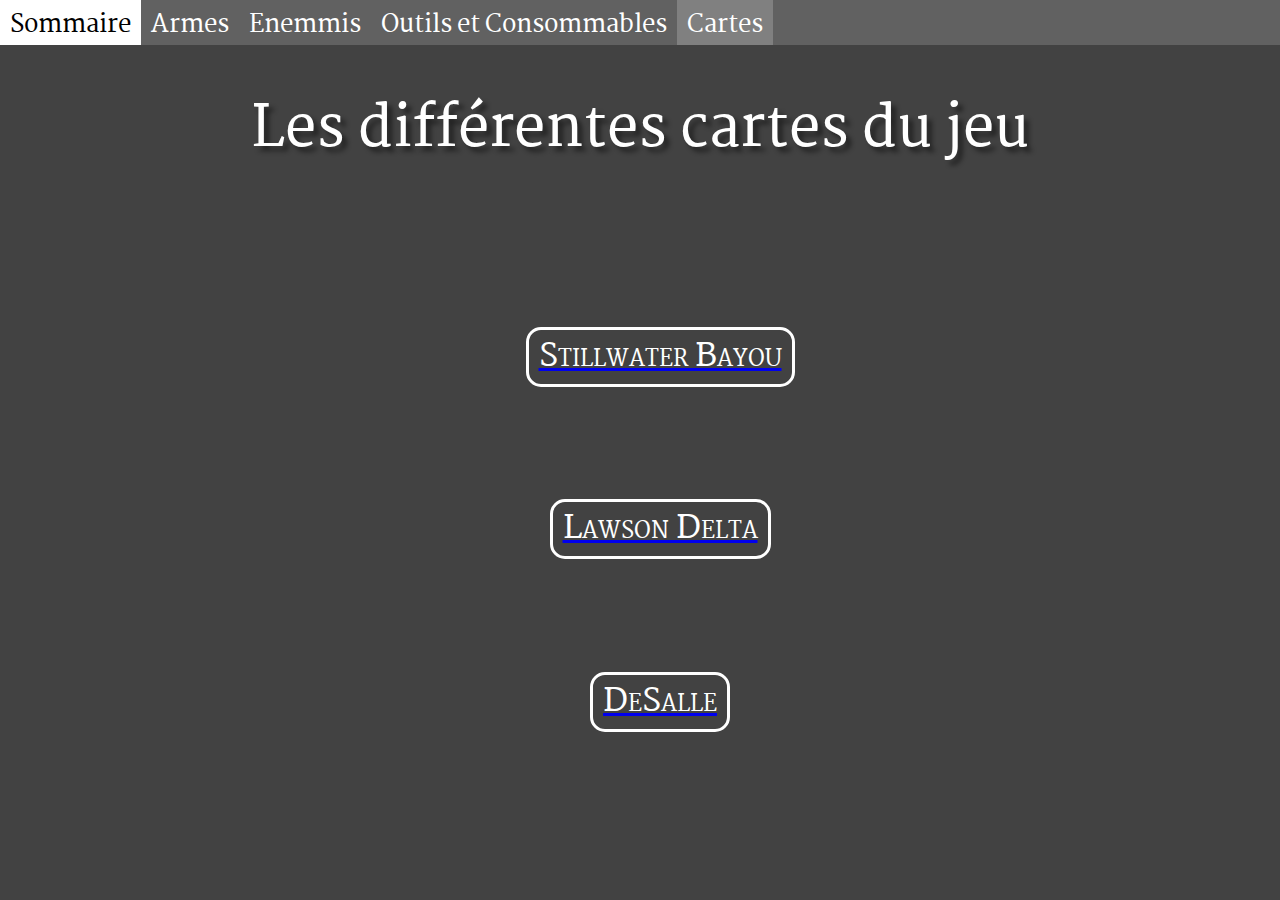
<file: maps.html>
<!DOCTYPE html>
<html lang="fr">
<head>
    <meta charset="UTF-8">
    <meta http-equiv="X-UA-Compatible" content="IE=edge">
    <meta name="viewport" content="width=device-width, initial-scale=1.0">
    <title>Les cartes</title>
    <link rel="shortcut icon" href="assets/img/icone.jpg">
    <link rel="stylesheet" href="style.css">
</head>
<body>
    <header class="nav">
        <ul>
            <li><a href="index.html" id="home">Sommaire</a></li>
            <li><a href="weapons.html">Armes</a></li>
            <li><a href="enemies.html">Enemmis</a></li>
            <li><a href="consumables.html">Outils et Consommables</a></li>
            <li><a href="maps.html" class="active">Cartes</a></li>
        </ul>
    </header>

    <section class="maps">
        <h1>Les différentes cartes du jeu</h1>
             <ul id="conteneur">
                <li class="button"><a href="#popstill"><h3>Stillwater Bayou</h3></a></li>
                <li class="button"><a href="#poplawson"><h3>Lawson Delta</h3></a></li>
                <li class="button"><a href="#popdesalle"><h3>DeSalle</h3></a></li>
            </ul>
    </section>
    <section>
        <div  id="popstill" class="overlay">
            <div class="popmap">
                <img src="assets/img/Stillwater-Bayou.jpg" alt="Carte de Stillwater Bayou">
                <a href="#" class="cross">&times;</a>
            </div>
        </div>
        <div  id="poplawson" class="overlay">
            <div class="popmap">
             <img src="assets/img/Lawson-delta.jpg" alt="Carte de Lawson Delta">
                <a href="#" class="cross">&times;</a>
            </div>
        </div>
        <div  id="popdesalle" class="overlay">
            <div class="popmap">
             <img src="assets/img/DeSalle.jpg" alt="Carte de DeSalle">
                <a href="#" class="cross">&times;</a>
            </div>
        </div>
   </section>
</body>
</html>
</file>
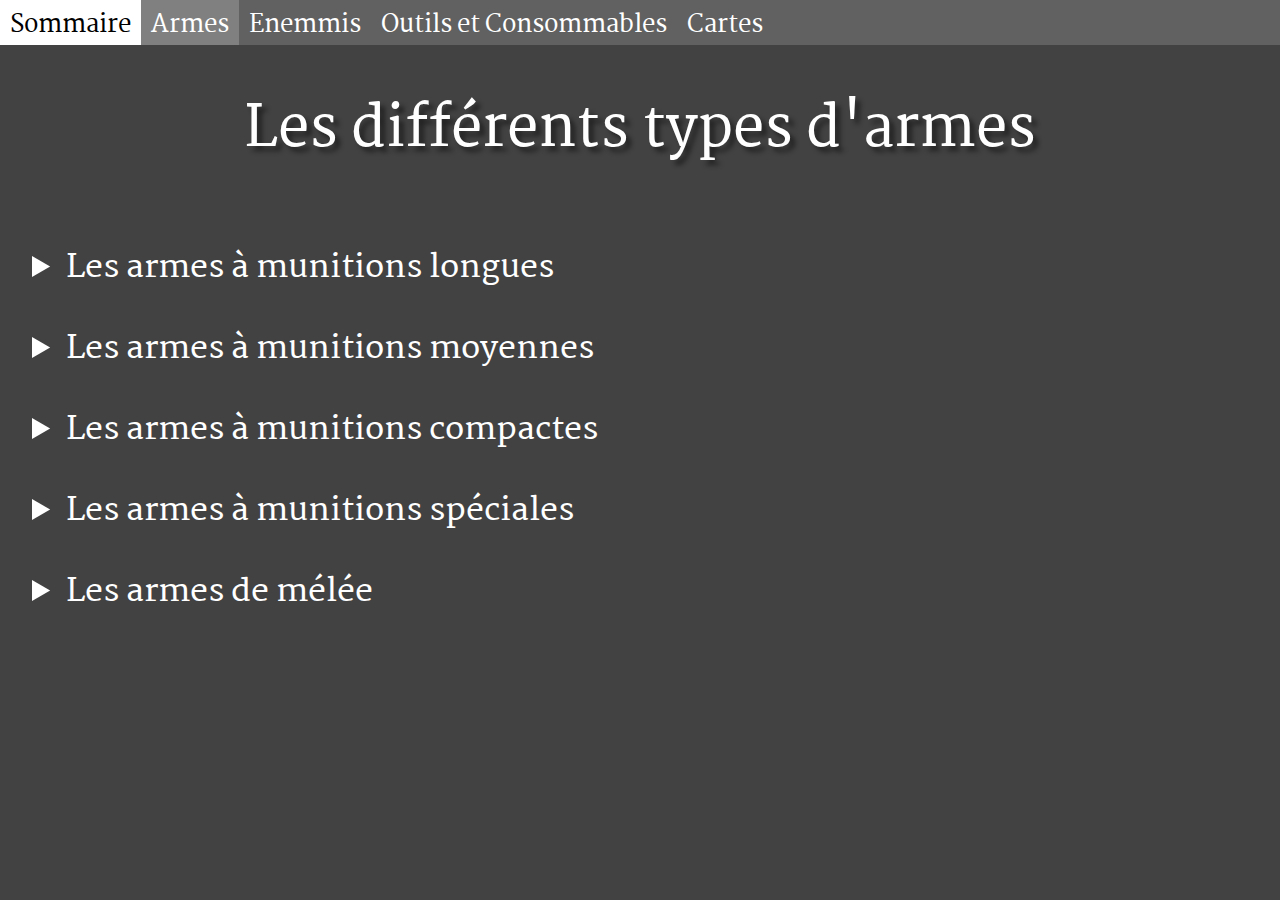
<file: weapons.html>
<!DOCTYPE html>
<html lang="en">
<head>
    <meta charset="UTF-8">
    <meta http-equiv="X-UA-Compatible" content="IE=edge">
    <meta name="viewport" content="width=device-width, initial-scale=1.0">
    <title>Les armes</title>
    <link rel="shortcut icon" href="assets/img/icone.jpg">
    <link rel="stylesheet" href="style.css">
</head>
<body>
    <header class="nav">
        <ul>
            <li><a href="index.html" id="home">Sommaire</a></li>
            <li><a href="weapons.html" class="active">Armes</a></li>
            <li><a href="enemies.html">Enemmis</a></li>
            <li><a href="consumables.html">Outils et Consommables</a></li>
            <li><a href="maps.html">Cartes</a></li>
        </ul>
    </header>

    <main class="weapons">
        <h1>Les différents types d'armes</h1>
        <br>
        <details>
            <summary>Les armes à munitions longues</summary>
            <ul>
                <li class="tooltip"><img src="assets/img/Sparks-LRR.jpg" alt="sparks LRR" ><img src="assets/img/Sparks-LRR-stats.jpg" alt="Statistiques du sparks LRR" class="tooltiptext"></li>
                <li class="tooltip"><img src="assets/img/Martini-Henry-IC1.jpg" alt="Martiny Henry IC1" ><img src="assets/img/Martini-Henry-IC1-stats.jpg" alt="statistiques du Martini Henry IC1" class="tooltiptext"></li>
                <li class="tooltip"><img src="assets/img/Lebel-1886.jpg" alt="Lebel 1886" ><img src="assets/img/Lebel-1886-stats.jpg" alt="statistiques du Lebel 1886" class="tooltiptext"></li>
                <li class="tooltip"><img src="assets/img/Mosin-Nagant-M1891.jpg" alt="Mosin-Nagant M1891" ><img src="assets/img/Mosin-Nagant-M1891-stats.jpg" alt="statistiques du Mosin Nagant M1891" class="tooltiptext"></li>
                <li class="tooltip"><img src="assets/img/berthier-Mle-1892.jpg" alt="Berthier Mle 1892" ><img src="assets/img/berthier-Mle-1892-stats.jpg" alt="statistiques du Berthier Mle 1892" class="tooltiptext"></li>
                <li class="tooltip"><img src="assets/img/Caldwell-Conversion-Uppercut.jpg" alt="Caldwell-Conversion-Uppercut" ><img src="assets/img/Caldwell-Conversion-Uppercut-stats.jpg" alt="statistiques du caldwell conversion Uppercut" class="tooltiptext"></li>
            </ul>
        </details>
        <br>
        <details>
            <summary>Les armes à munitions moyennes</summary>
            <ul>
                <li class="tooltip"><img src="assets/img/Springfield-1866.jpg" alt="Springfield 1866" ><img src="assets/img/Springfield-1866-stats.jpg" alt="statistiques de la Springfield 1866" class="tooltiptext"></li>
                <li class="tooltip"><img src="assets/img/Winfield-M1876-Centenaire.jpg" alt="Winfield M1876 Centenaire" ><img src="assets/img/Winfield-M1876-Centenaire-stats.jpg" alt="statistiques de la Winfield M1876 Centenaire" class="tooltiptext"></li>
                <li class="tooltip"><img src="assets/img/Vetterli-71-Karabiner.jpg" alt="Vetterli 71 Karabiner" ><img src="assets/img/Vetterli-71-Karabiner-stats.jpg" alt="statistiques de la Vetterli 71 Karabiner" class="tooltiptext"></li>
                <li class="tooltip"><img src="assets/img/Scottfield-Model-3.jpg" alt="Scottfield Model 3" ><img src="assets/img/Scottfield-Model-3-stats.jpg" alt="statistiques du Scottfield Model 3" class="tooltiptext"></li>
                <li class="tooltip"><img src="assets/img/Caldwell-pax.jpg" alt="Caldwell Pax" ><img src="assets/img/Caldwell-pax-stats.jpg" alt="statistiques du Caldwell Pax" class="tooltiptext"></li>
            </ul>
        </details>
        <br>
        <details>
            <summary>Les armes à munitions compactes</summary>
                <p>Contenu à venir plus tard</p>
        </details>
        <br>
        <details>
            <summary>Les armes à munitions spéciales</summary>
                <p>Contenu à venir plus tard</p>
        </details>
        <br>
        <details>
            <summary>Les armes de mélée</summary>
                <p>Contenu à venir plus tard</p>
        </details>
    </main>

    
</body>
</html>
</file>
<file: style.css>
@font-face{
    font-family: "font-1";
    src: url(./assets/Martel-SemiBold.ttf);
} 



body {
    background:  #424242;
    color: #ffffff;
    font-family: "font-1",serif;
    padding: 0;
    margin: 0;
}


.logo img{
    width: 600px;
    display: block;
    margin-left: auto;
    margin-right: auto;
}

.nav ul{
    list-style-type: none;
    margin: 0;
    padding: 0;
    display: flex;
	flex-direction: row;
	flex-wrap: nowrap;
	justify-content: flex-start;
	align-items: center;
	align-content: flex-start;
    background-color: rgba(128, 128, 128, 0.5);
    font-size: 1.5rem;
    padding-top: 5px;
}


.nav a{
    color: white;
    text-decoration: none;
    padding-left: 10px;
    padding-right: 10px;
    padding-top: 5px;
    transition: all 0.5s ease-in-out;
}

.nav a:hover{
    background-color: white;
    color: black;
    transform: scale(1.10);
}

.nav a:active{
    transform: scale(0.90);
}


.active{
    background-color: grey;
}

.active:hover{
    background-color: white;
    color: black;
    transform: scale(1.10);
}


.contenu p{
    font-size: 1.5rem;
    margin: 5%;
    }

h1{
    text-align: center;
    font-size: 3.5rem;
    text-shadow: 5px 5px 5px rgba(0, 0, 0, 0.493);
}


.sommaire{
    text-align: center;
}

.button:visited{
    border-color: #424242;
    opacity: 0.5;
}

.button{
    border-radius: 15px;
    border-style: solid;
    border-color: #ffffff;
    transition: 0.4s;
    }

.button:hover{
    opacity: 0.7;
    box-shadow: 3px 3px 5px black;
}

.button:active{
    transform: scale(0.95);
}

h2{
    text-align: center;
    font-size: 2.5rem;
    text-shadow: 5px 5px 5px rgba(0, 0, 0, 0.493);
}

.description {
    color: #ffffff;
}

.lore{
    position: relative;
    overflow: hidden;
    padding: 0px;
}

.lore p{
    position: relative;
    z-index: 2;
}

.lore img{
    position: absolute;
    left: 50%;
    transform: translateX(-50%);
    top: 15px;
    opacity: 0.3;
    min-width: 100%;
}

br{
    margin-bottom: 30px;
}

footer ul{
    display: flex;
    padding-top: 10px;
    list-style-type: none;
    justify-content: space-around;
    }



footer a{
    text-decoration: none;
    font-size: 1.2rem;
    font-variant: small-caps;
    color: #ffffff;
    margin-inline: 30px;
}

.newsletter {
    display: flex;
    flex-direction: column;
    align-items: center;
    justify-content: center;
    padding-top: 20px;
    padding-bottom: 10px;
}

.newsletter input{
    border: 0;
    border-bottom: 2px solid white;
    font-family: inherit;
    outline: none;
    background: transparent;
    color: white;
}

input[type="submit"] {
    background: grey;
    border: 1px solid white;
    cursor: pointer;
    transition: 0.4s;
    padding-top: 0.2rem;
}
input[type="submit"]:hover{
    background: rgb(83, 83, 83);
    color: white
}

input[type="submit"]:active{
    transform: scale(0.95);
}

.e-mail{
    position: relative;
    }

.e-mail input:focus,
.e-mail input:valid{
    border-bottom-color: grey;
}

.e-mail label{
    position: absolute;
    left: 0;
    z-index: -1;
}

.e-mail input:focus + label,
.e-mail input:valid + label{
    transform: translateY(-20px);
    font-size: 1rem;
    color: grey;
    transition: all 0.5s ease-in-out;
}


/************************************* test responsive page accueil **********************************/

@media screen and (max-width: 600px) {
    .logo img{
       width: 300px; 
    }
}





/************************************* types d'armes **************************************************/

.weapons ul{
	display: flex;
	flex-direction: column;
	flex-wrap: nowrap;
	justify-content: flex-start;
	align-items: baseline;
	align-content: center;
    list-style-type: none;
}

.weapons p{
margin-left: 5rem;
}

.weapons img{
    width: 80%;
    margin-left: 20px;
}

.weapons summary{
    font-size: 2rem;
    margin-left: 2rem;
    cursor: pointer;
}

.tooltip{
    position: relative;
    display: inline-block;
    width: 1000px;
}

.tooltip .tooltiptext{
    visibility: hidden;
    width: 700px;
    position: absolute;
    z-index: 1;
    top: 0%;
    left: 85%; 
}

.tooltip:hover .tooltiptext{
    visibility: visible;
}

/********************************************** enemmis *******************************************************/

h3{
    font-size: 2rem;
    margin: 0;
    text-align: center;
    font-variant: small-caps;
    color: white;
    text-decoration: none;
}

.enemies {
    font-size: 1.5rem;
}

.enemies br{
    margin-bottom: 0;
}

.enemies ol{
	display: flex;
	flex-direction: column;
	flex-wrap: nowrap;
	justify-content: flex-start;
	align-items: stretch;
	align-content: stretch;
    font-size: 1.5rem;
    list-style-type: none;
}

.enemies ul{
	display: flex;
	flex-direction: column;
	flex-wrap: nowrap;
	justify-content: space-around;
	align-items: stretch;
	align-content: stretch;
    list-style-type: none;
}

#boss,#infectés,#élus,#meutes {
    border: 2px solid white;
}

table.table{
    width: 80%;
}

.table th, .table td {
    text-align: left;
    padding: 2rem;
    vertical-align: top;
}

.sticky{
    position:fixed;
    width: auto;
    top: 50vh;
    right: 20px;
    
    }

.sticky ul{
    justify-content: right;
    list-style-type: none;
    text-align: right;
    font-size: 2rem;
    padding: 5px;
}

.sticky li{
    border: 2px solid white;
    background-color: rgb(128, 128, 128);
    }

.sticky a{
    text-decoration: none;
    color: white;
}

.sticky p{
    padding: 0;
    margin: 0;
}
.but:hover {
    background-color: #424242;
}

.but:active {
    transform: scale(0.95);
}


/*********************************** outils et consommables ***************************************/

.outilsconso {
    font-size: 1.5rem;
    text-align: center;
}

.outilsconso table{
    border: 1px solid white;
    border-radius: 10px;
    padding: 20px;
    margin-right: auto;
    margin-left: auto;
}

.outilsconso img{
    width: 400px;
}

.outilsconso ol{
	display: flex;
	flex-direction: column;
	flex-wrap: nowrap;
	justify-content: flex-start;
	align-items: stretch;
	align-content: stretch;
    font-size: 1.5rem;
    list-style-type: none;
}

/************************************** cartes *********************************************/

#conteneur {
    height: 70vh;
}

.maps ul{
	display: flex;
	flex-direction: column;
	flex-wrap: nowrap;
	justify-content: space-evenly;
	align-items: center;
	align-content: stretch;
    list-style-type: none;
}

.maps ul li{
    padding-left: 10px;
    padding-right: 10px;
}

.maps ul li:hover{
    background-color: rgba(128, 128, 128, 0.534);
}

.popmap img{
    display: block;
    margin: 30px auto;
    position: relative;
    width: 900px;
    border: 2px solid white;
    border-radius: 10px;
}

.popmap{
    display: flex;
    border-radius: 5px;
    transition: all 0.4s ease-in-out;
    }

.popmap .cross{
    position: absolute;
    top: 2rem;
    right: 50%;
    transform: translateX(430px);
    font-size: 2rem;
    font-weight: bold;
    text-decoration: none;
    color: white;
}

.popmap .cross:hover {
    color: aqua;
}

.overlay{
    position :fixed;
    top: 0;
    bottom: 0;
    right: 0;
    left: 0;
    transition: opacity .4s;
    visibility: hidden;
    opacity: 0;
}

.overlay:target{
    visibility: visible;
    opacity: 1;
}
</file>
